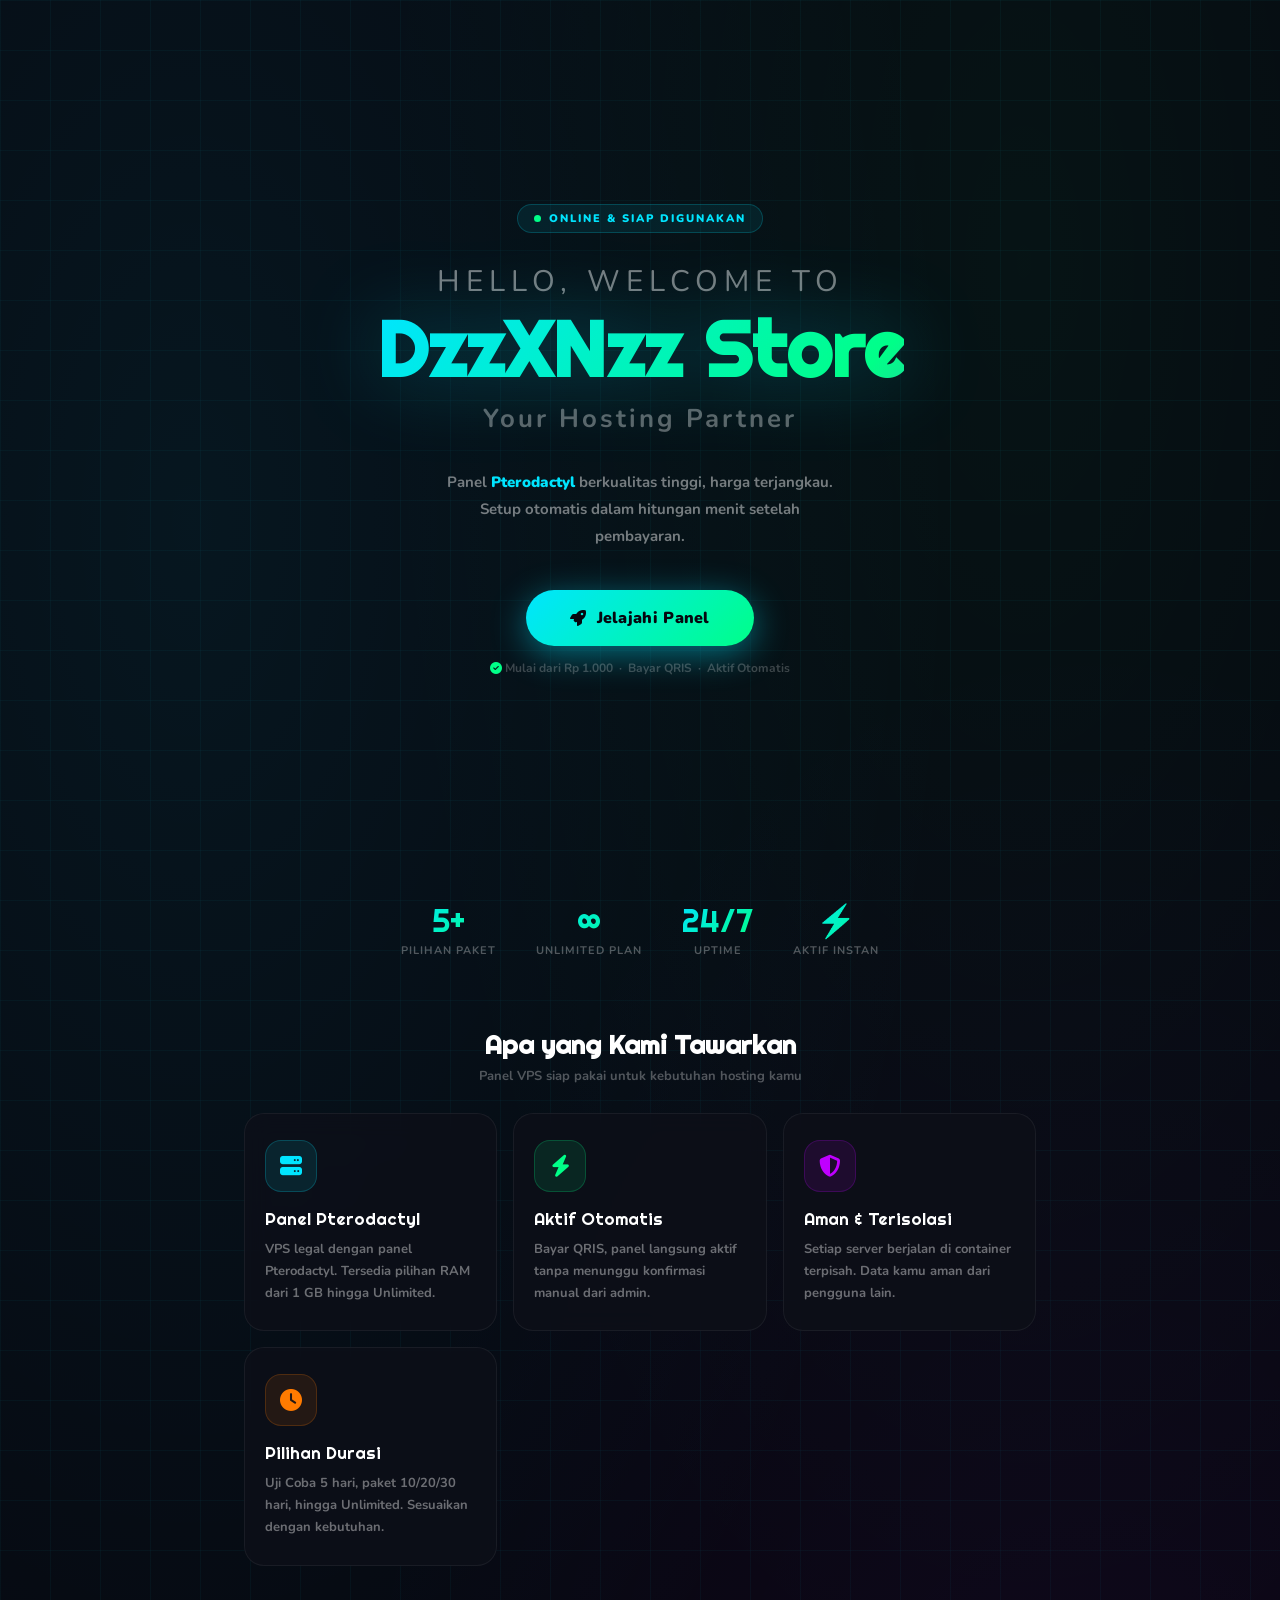
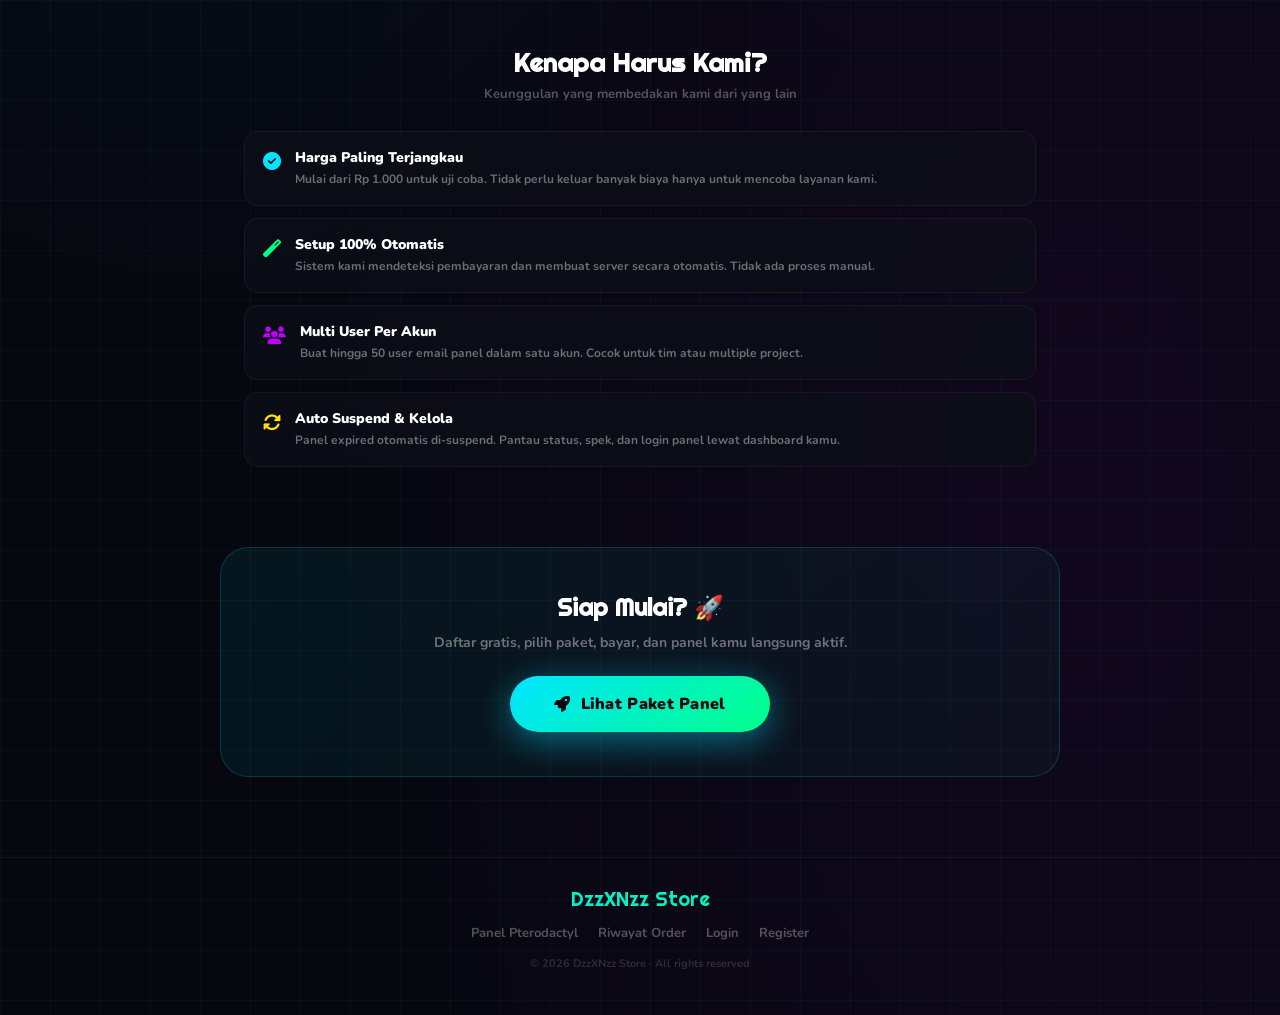
<file: index.html>
<!DOCTYPE html>
<html lang="id">
<head>
    <meta charset="UTF-8">
    <meta name="viewport" content="width=device-width, initial-scale=1.0, maximum-scale=1.0">
    <title>DzzXNzz Store — Panel Pterodactyl</title>
    <link href="https://fonts.googleapis.com/css2?family=Nunito:wght@400;600;700;800;900&family=Righteous&display=swap" rel="stylesheet">
    <link href="https://cdnjs.cloudflare.com/ajax/libs/font-awesome/6.5.0/css/all.min.css" rel="stylesheet">
    <style>
        @keyframes fadeUp  { from{opacity:0;transform:translateY(30px)} to{opacity:1;transform:translateY(0)} }
        @keyframes float   { 0%,100%{transform:translateY(0)} 50%{transform:translateY(-10px)} }
        @keyframes rainbow { 0%{background-position:0% 50%} 50%{background-position:100% 50%} 100%{background-position:0% 50%} }
        @keyframes shimmer { 0%{background-position:-200%} 100%{background-position:200%} }
        @keyframes glowDot { 0%,100%{box-shadow:0 0 6px #00ff88} 50%{box-shadow:0 0 16px #00ff88,0 0 30px #00ff88} }

        * { margin:0; padding:0; box-sizing:border-box; }
        body {
            font-family: 'Nunito', sans-serif; background: #06070f; color: #fff;
            overflow-x: hidden; min-height: 100vh;
            background-image:
                radial-gradient(ellipse at 15% 20%, rgba(0,229,255,0.07) 0%, transparent 50%),
                radial-gradient(ellipse at 85% 80%, rgba(191,0,255,0.06) 0%, transparent 50%),
                radial-gradient(ellipse at 80% 10%, rgba(0,255,136,0.05) 0%, transparent 45%),
                linear-gradient(rgba(0,229,255,0.04) 1px, transparent 1px),
                linear-gradient(90deg, rgba(0,229,255,0.04) 1px, transparent 1px);
            background-size: 100% 100%, 100% 100%, 100% 100%, 50px 50px, 50px 50px;
        }

        /* HERO */
        .hero { min-height: 100vh; display: flex; flex-direction: column; align-items: center; justify-content: center; text-align: center; padding: 40px 24px 60px; }

        .hero-badge { display:inline-flex; align-items:center; gap:8px; background:rgba(0,229,255,0.08); border:1px solid rgba(0,229,255,0.2); color:#00e5ff; font-size:11px; font-weight:900; padding:6px 16px; border-radius:30px; letter-spacing:2px; text-transform:uppercase; margin-bottom:32px; animation:fadeUp 0.7s ease both; }
        .hero-badge .dot { width:7px; height:7px; border-radius:50%; background:#00ff88; animation:glowDot 2s ease-in-out infinite; }

        .hero-title { font-family:'Righteous',cursive; font-size:clamp(38px,11vw,78px); line-height:1.1; margin-bottom:8px; animation:fadeUp 0.7s 0.1s ease both; }
        .hero-title .hello { display:block; color:rgba(255,255,255,0.45); font-size:0.38em; font-weight:400; letter-spacing:6px; text-transform:uppercase; margin-bottom:10px; font-family:'Nunito',sans-serif; }
        .hero-title .brand { display:block; background:linear-gradient(135deg,#00e5ff 0%,#00ff88 30%,#bf00ff 60%,#ff4de4 80%,#00e5ff 100%); background-size:300% 300%; -webkit-background-clip:text; -webkit-text-fill-color:transparent; animation:rainbow 5s ease infinite; filter:drop-shadow(0 0 40px rgba(0,229,255,0.3)); }
        .hero-title .tagline { display:block; font-size:0.33em; color:rgba(255,255,255,0.35); font-family:'Nunito',sans-serif; font-weight:700; letter-spacing:3px; margin-top:12px; }

        .hero-desc { font-size:15px; color:rgba(255,255,255,0.45); font-weight:700; max-width:400px; line-height:1.8; margin:28px auto 40px; animation:fadeUp 0.7s 0.2s ease both; }
        .hero-desc strong { color:#00e5ff; font-weight:900; }

        .hero-actions { display:flex; flex-direction:column; align-items:center; gap:14px; animation:fadeUp 0.7s 0.3s ease both; }
        .btn-primary { display:inline-flex; align-items:center; gap:10px; padding:17px 44px; background:linear-gradient(135deg,#00e5ff,#00ff88); border:none; border-radius:50px; color:#06070f; font-family:'Nunito',sans-serif; font-size:16px; font-weight:900; cursor:pointer; text-decoration:none; letter-spacing:0.3px; box-shadow:0 8px 35px rgba(0,229,255,0.45); transition:0.25s; animation:float 3.5s ease-in-out infinite; }
        .btn-primary:hover { transform:scale(1.06) translateY(-3px); box-shadow:0 14px 50px rgba(0,229,255,0.65); }
        .hero-note { font-size:12px; color:rgba(255,255,255,0.22); font-weight:700; }
        .hero-note i { color:#00ff88; }

        /* STATS */
        .stats { display:flex; justify-content:center; gap:40px; flex-wrap:wrap; max-width:600px; margin:0 auto 70px; padding:0 24px; animation:fadeUp 0.7s 0.4s ease both; }
        .stat-item { text-align:center; }
        .stat-num { font-family:'Righteous',cursive; font-size:32px; background:linear-gradient(135deg,#00e5ff,#00ff88); -webkit-background-clip:text; -webkit-text-fill-color:transparent; }
        .stat-label { font-size:11px; color:rgba(255,255,255,0.3); font-weight:700; text-transform:uppercase; letter-spacing:1px; margin-top:2px; }

        /* SECTION */
        .section { padding:0 24px 80px; max-width:840px; margin:0 auto; }
        .section-title { text-align:center; font-family:'Righteous',cursive; font-size:26px; color:#fff; margin-bottom:6px; }
        .section-sub { text-align:center; font-size:13px; color:rgba(255,255,255,0.3); font-weight:700; margin-bottom:28px; }

        /* FEATURES */
        .features-grid { display:grid; grid-template-columns:repeat(auto-fit,minmax(230px,1fr)); gap:16px; }
        .feat-card { background:rgba(13,15,25,0.88); backdrop-filter:blur(12px); border-radius:20px; padding:26px 20px; border:1px solid rgba(255,255,255,0.06); transition:0.3s; animation:fadeUp 0.6s ease both; position:relative; overflow:hidden; }
        .feat-card::before { content:''; position:absolute; top:0; left:0; right:0; height:2px; background:linear-gradient(90deg,#00e5ff,#00ff88,#bf00ff); background-size:200% 100%; animation:shimmer 3s linear infinite; opacity:0; transition:0.3s; }
        .feat-card:hover { border-color:rgba(0,229,255,0.25); transform:translateY(-6px); box-shadow:0 20px 50px rgba(0,229,255,0.08); }
        .feat-card:hover::before { opacity:1; }
        .feat-icon { width:52px; height:52px; border-radius:16px; display:flex; align-items:center; justify-content:center; font-size:22px; margin-bottom:16px; }
        .ic-cyan   { background:rgba(0,229,255,0.1); color:#00e5ff; border:1px solid rgba(0,229,255,0.2); }
        .ic-green  { background:rgba(0,255,136,0.1); color:#00ff88; border:1px solid rgba(0,255,136,0.2); }
        .ic-purple { background:rgba(191,0,255,0.1); color:#bf00ff; border:1px solid rgba(191,0,255,0.2); }
        .ic-orange { background:rgba(255,123,0,0.1); color:#ff7b00; border:1px solid rgba(255,123,0,0.2); }
        .feat-title { font-family:'Righteous',cursive; font-size:17px; color:#fff; margin-bottom:8px; }
        .feat-desc  { font-size:13px; color:rgba(255,255,255,0.4); font-weight:700; line-height:1.7; }

        /* WHY */
        .why-list { display:flex; flex-direction:column; gap:12px; }
        .why-item { display:flex; align-items:flex-start; gap:14px; background:rgba(13,15,25,0.7); border-radius:14px; padding:16px 18px; border:1px solid rgba(255,255,255,0.05); transition:0.2s; animation:fadeUp 0.6s ease both; }
        .why-item:hover { border-color:rgba(0,229,255,0.2); }
        .why-icon { font-size:18px; margin-top:2px; flex-shrink:0; }
        .why-title { font-size:14px; font-weight:900; color:#fff; margin-bottom:3px; }
        .why-text  { font-size:12px; color:rgba(255,255,255,0.4); font-weight:700; line-height:1.6; }

        /* CTA */
        .cta-box { margin:0 24px 80px; max-width:840px; margin-left:auto; margin-right:auto; padding:44px 28px; background:linear-gradient(135deg,rgba(0,229,255,0.07),rgba(0,255,136,0.04)); border:1px solid rgba(0,229,255,0.18); border-radius:28px; text-align:center; animation:fadeUp 0.6s ease both; }
        .cta-box h2 { font-family:'Righteous',cursive; font-size:24px; margin-bottom:10px; }
        .cta-box p  { font-size:14px; color:rgba(255,255,255,0.4); font-weight:700; margin-bottom:24px; }

        /* FOOTER */
        .footer { text-align:center; padding:28px 24px 44px; border-top:1px solid rgba(255,255,255,0.05); }
        .footer-brand { font-family:'Righteous',cursive; font-size:20px; background:linear-gradient(90deg,#00e5ff,#00ff88); -webkit-background-clip:text; -webkit-text-fill-color:transparent; margin-bottom:12px; }
        .footer-links { display:flex; justify-content:center; gap:20px; margin-bottom:14px; flex-wrap:wrap; }
        .footer-links a { font-size:13px; color:rgba(255,255,255,0.3); font-weight:700; text-decoration:none; transition:0.2s; }
        .footer-links a:hover { color:#00e5ff; }
        .footer-copy { font-size:11px; color:rgba(255,255,255,0.15); font-weight:700; }

        @media(max-width:500px){ .features-grid{grid-template-columns:1fr} .stats{gap:24px} }
    </style>
</head>
<body>

<section class="hero">
    <div class="hero-badge"><div class="dot"></div> Online &amp; Siap Digunakan</div>
    <h1 class="hero-title">
        <span class="hello">Hello, Welcome to</span>
        <span class="brand">DzzXNzz Store</span>
        <span class="tagline">Your Hosting Partner</span>
    </h1>
    <p class="hero-desc">Panel <strong>Pterodactyl</strong> berkualitas tinggi, harga terjangkau. Setup otomatis dalam hitungan menit setelah pembayaran.</p>
    <div class="hero-actions">
        <a href="/panel" class="btn-primary"><i class="fas fa-rocket"></i> Jelajahi Panel</a>
        <span class="hero-note"><i class="fas fa-check-circle"></i> Mulai dari Rp 1.000 &nbsp;·&nbsp; Bayar QRIS &nbsp;·&nbsp; Aktif Otomatis</span>
    </div>
</section>

<div class="stats">
    <div class="stat-item"><div class="stat-num">5+</div><div class="stat-label">Pilihan Paket</div></div>
    <div class="stat-item"><div class="stat-num">∞</div><div class="stat-label">Unlimited Plan</div></div>
    <div class="stat-item"><div class="stat-num">24/7</div><div class="stat-label">Uptime</div></div>
    <div class="stat-item"><div class="stat-num">⚡</div><div class="stat-label">Aktif Instan</div></div>
</div>

<section class="section">
    <h2 class="section-title">Apa yang Kami Tawarkan</h2>
    <p class="section-sub">Panel VPS siap pakai untuk kebutuhan hosting kamu</p>
    <div class="features-grid">
        <div class="feat-card" style="animation-delay:0s"><div class="feat-icon ic-cyan"><i class="fas fa-server"></i></div><div class="feat-title">Panel Pterodactyl</div><div class="feat-desc">VPS legal dengan panel Pterodactyl. Tersedia pilihan RAM dari 1 GB hingga Unlimited.</div></div>
        <div class="feat-card" style="animation-delay:0.08s"><div class="feat-icon ic-green"><i class="fas fa-bolt"></i></div><div class="feat-title">Aktif Otomatis</div><div class="feat-desc">Bayar QRIS, panel langsung aktif tanpa menunggu konfirmasi manual dari admin.</div></div>
        <div class="feat-card" style="animation-delay:0.16s"><div class="feat-icon ic-purple"><i class="fas fa-shield-alt"></i></div><div class="feat-title">Aman &amp; Terisolasi</div><div class="feat-desc">Setiap server berjalan di container terpisah. Data kamu aman dari pengguna lain.</div></div>
        <div class="feat-card" style="animation-delay:0.24s"><div class="feat-icon ic-orange"><i class="fas fa-clock"></i></div><div class="feat-title">Pilihan Durasi</div><div class="feat-desc">Uji Coba 5 hari, paket 10/20/30 hari, hingga Unlimited. Sesuaikan dengan kebutuhan.</div></div>
    </div>
</section>

<section class="section" style="padding-top:0">
    <h2 class="section-title">Kenapa Harus Kami?</h2>
    <p class="section-sub">Keunggulan yang membedakan kami dari yang lain</p>
    <div class="why-list">
        <div class="why-item"><div class="why-icon" style="color:#00e5ff"><i class="fas fa-check-circle"></i></div><div><div class="why-title">Harga Paling Terjangkau</div><div class="why-text">Mulai dari Rp 1.000 untuk uji coba. Tidak perlu keluar banyak biaya hanya untuk mencoba layanan kami.</div></div></div>
        <div class="why-item"><div class="why-icon" style="color:#00ff88"><i class="fas fa-magic"></i></div><div><div class="why-title">Setup 100% Otomatis</div><div class="why-text">Sistem kami mendeteksi pembayaran dan membuat server secara otomatis. Tidak ada proses manual.</div></div></div>
        <div class="why-item"><div class="why-icon" style="color:#bf00ff"><i class="fas fa-users"></i></div><div><div class="why-title">Multi User Per Akun</div><div class="why-text">Buat hingga 50 user email panel dalam satu akun. Cocok untuk tim atau multiple project.</div></div></div>
        <div class="why-item"><div class="why-icon" style="color:#ffe000"><i class="fas fa-sync-alt"></i></div><div><div class="why-title">Auto Suspend &amp; Kelola</div><div class="why-text">Panel expired otomatis di-suspend. Pantau status, spek, dan login panel lewat dashboard kamu.</div></div></div>
    </div>
</section>

<div class="cta-box">
    <h2>Siap Mulai? 🚀</h2>
    <p>Daftar gratis, pilih paket, bayar, dan panel kamu langsung aktif.</p>
    <a href="/panel" class="btn-primary" style="animation:none;display:inline-flex"><i class="fas fa-rocket"></i> Lihat Paket Panel</a>
</div>

<footer class="footer">
    <div class="footer-brand">DzzXNzz Store</div>
    <div class="footer-links">
        <a href="/panel">Panel Pterodactyl</a>
        <a href="/riwayat">Riwayat Order</a>
        <a href="/login">Login</a>
        <a href="/register">Register</a>
    </div>
    <div class="footer-copy">© 2026 DzzXNzz Store · All rights reserved</div>
</footer>

</body>
</html>
</file>
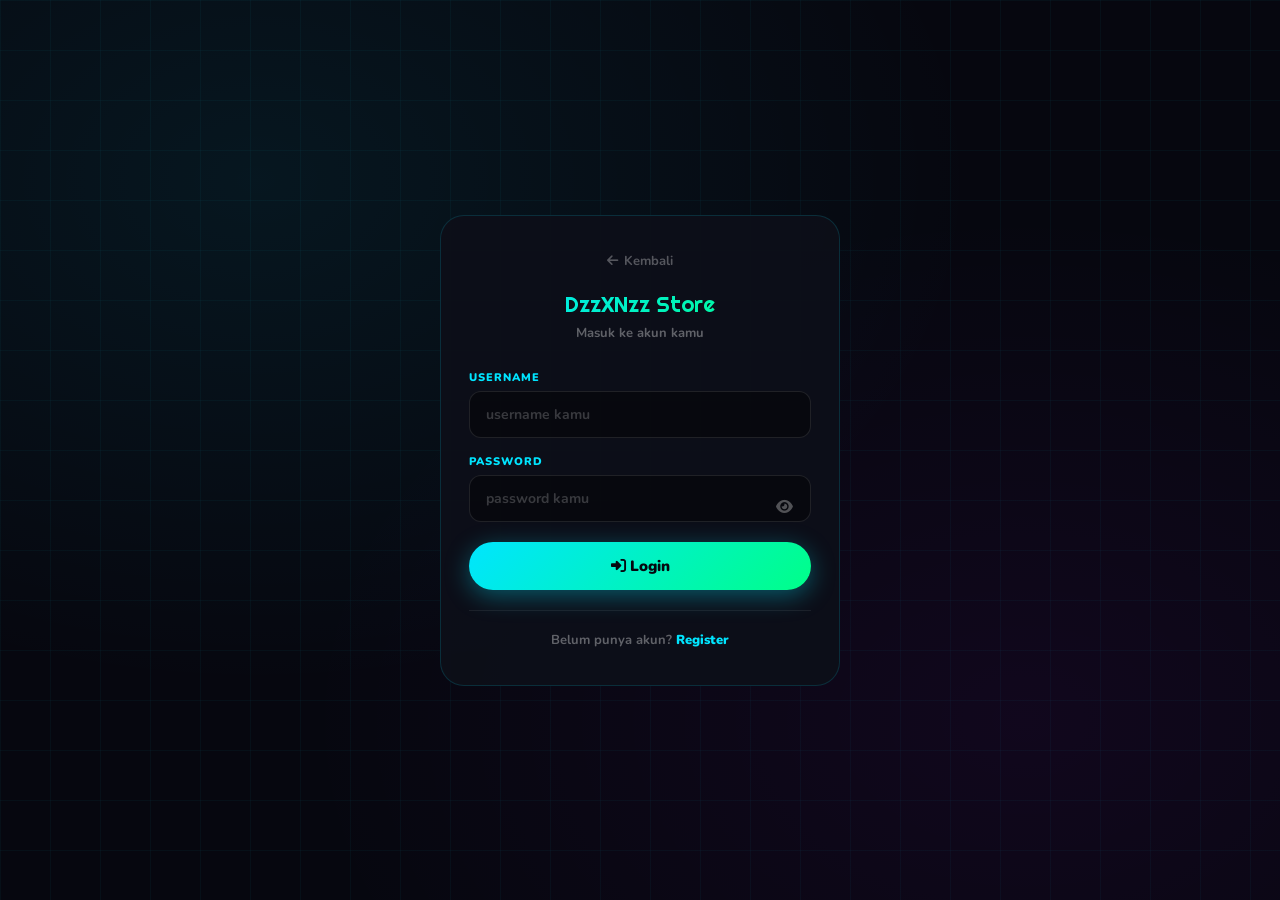
<file: login.html>
<!DOCTYPE html>
<html lang="id">
<head>
<meta charset="UTF-8">
<meta name="viewport" content="width=device-width,initial-scale=1,maximum-scale=1">
<title>Login — DzzXNzz Store</title>
<link href="https://fonts.googleapis.com/css2?family=Nunito:wght@400;600;700;800;900&family=Righteous&display=swap" rel="stylesheet">
<link href="https://cdnjs.cloudflare.com/ajax/libs/font-awesome/6.5.0/css/all.min.css" rel="stylesheet">
<style>
@keyframes fadeUp  { from{opacity:0;transform:translateY(24px)} to{opacity:1;transform:translateY(0)} }
@keyframes rainbow { 0%{background-position:0% 50%} 50%{background-position:100% 50%} 100%{background-position:0% 50%} }
@keyframes spin    { to{transform:rotate(360deg)} }
*{margin:0;padding:0;box-sizing:border-box}
body{font-family:'Nunito',sans-serif;background:#06070f;color:#fff;min-height:100vh;display:flex;align-items:center;justify-content:center;padding:24px;
  background-image:radial-gradient(ellipse at 20% 20%,rgba(0,229,255,0.07) 0%,transparent 50%),radial-gradient(ellipse at 80% 80%,rgba(191,0,255,0.06) 0%,transparent 50%),linear-gradient(rgba(0,229,255,0.04) 1px,transparent 1px),linear-gradient(90deg,rgba(0,229,255,0.04) 1px,transparent 1px);
  background-size:100% 100%,100% 100%,50px 50px,50px 50px}
.card{background:rgba(13,15,25,0.95);border:1px solid rgba(0,229,255,0.15);border-radius:24px;padding:36px 28px;width:100%;max-width:400px;animation:fadeUp 0.6s ease both}
.logo{font-family:'Righteous',cursive;font-size:22px;text-align:center;background:linear-gradient(135deg,#00e5ff,#00ff88);-webkit-background-clip:text;-webkit-text-fill-color:transparent;margin-bottom:6px}
.subtitle{text-align:center;font-size:13px;color:rgba(255,255,255,0.35);font-weight:700;margin-bottom:28px}
.lbl{font-size:11px;font-weight:900;color:#00e5ff;letter-spacing:1px;text-transform:uppercase;margin-bottom:6px;display:block}
.inp{width:100%;padding:13px 16px;background:rgba(0,0,0,0.4);border:1.5px solid rgba(255,255,255,0.1);border-radius:12px;color:#fff;font-family:'Nunito',sans-serif;font-size:14px;font-weight:700;outline:none;transition:0.2s;margin-bottom:16px}
.inp:focus{border-color:#00e5ff;box-shadow:0 0 14px rgba(0,229,255,0.15)}
.inp::placeholder{color:rgba(255,255,255,0.2)}
.inp-wrap{position:relative}
.inp-wrap .inp{padding-right:46px}
.eye{position:absolute;right:14px;top:50%;transform:translateY(-50%);background:none;border:none;color:rgba(255,255,255,0.3);cursor:pointer;font-size:15px;padding:4px}
.eye:hover{color:#00e5ff}
.btn{width:100%;padding:14px;background:linear-gradient(135deg,#00e5ff,#00ff88);border:none;border-radius:40px;color:#06070f;font-family:'Nunito',sans-serif;font-size:15px;font-weight:900;cursor:pointer;transition:0.25s;box-shadow:0 6px 24px rgba(0,229,255,0.35);margin-top:4px}
.btn:hover{transform:translateY(-2px);box-shadow:0 10px 32px rgba(0,229,255,0.5)}
.btn:disabled{opacity:0.6;cursor:not-allowed;transform:none}
.alert{border-radius:10px;padding:11px 14px;font-size:13px;font-weight:700;margin-bottom:16px;display:none;align-items:center;gap:8px}
.alert.show{display:flex}
.alert.err{background:rgba(255,0,0,0.08);border:1px solid rgba(255,0,0,0.2);color:#ff6688}
.alert.ok{background:rgba(0,255,136,0.08);border:1px solid rgba(0,255,136,0.2);color:#00ff88}
.foot{text-align:center;margin-top:20px;font-size:13px;color:rgba(255,255,255,0.35);font-weight:700}
.foot a{color:#00e5ff;text-decoration:none;font-weight:900}
.foot a:hover{text-decoration:underline}
.divider{height:1px;background:rgba(255,255,255,0.07);margin:20px 0}
.back{display:flex;align-items:center;justify-content:center;gap:6px;color:rgba(255,255,255,0.3);font-size:13px;font-weight:700;text-decoration:none;margin-bottom:20px;transition:0.2s}
.back:hover{color:#00e5ff}
.spinner{width:16px;height:16px;border:2px solid rgba(6,7,15,0.3);border-top-color:#06070f;border-radius:50%;animation:spin 0.7s linear infinite;display:inline-block;vertical-align:middle;margin-right:6px}
</style>
</head>
<body>
<div class="card">
  <a href="/" class="back"><i class="fas fa-arrow-left"></i> Kembali</a>
  <div class="logo">DzzXNzz Store</div>
  <div class="subtitle">Masuk ke akun kamu</div>

  <div class="alert err" id="alertErr"><i class="fas fa-exclamation-circle"></i><span id="alertErrTxt"></span></div>
  <div class="alert ok"  id="alertOk" ><i class="fas fa-check-circle"></i><span id="alertOkTxt"></span></div>

  <label class="lbl">Username</label>
  <input class="inp" id="username" type="text" placeholder="username kamu" autocomplete="username" autocapitalize="none">

  <label class="lbl">Password</label>
  <div class="inp-wrap">
    <input class="inp" id="password" type="password" placeholder="password kamu" autocomplete="current-password">
    <button class="eye" id="eyeBtn" tabindex="-1"><i class="fas fa-eye" id="eyeIcon"></i></button>
  </div>

  <button class="btn" id="loginBtn" onclick="doLogin()"><i class="fas fa-sign-in-alt"></i> Login</button>

  <div class="divider"></div>
  <div class="foot">Belum punya akun? <a href="/register">Register</a></div>
</div>

<script>
const Auth = {
  setSession(s) { localStorage.setItem('nyzz-session', JSON.stringify(s)); },
  isLoggedIn()  {
    try {
      const s = JSON.parse(localStorage.getItem('nyzz-session'));
      if (!s) return false;
      if (s.expires_at && Date.now()/1000 > s.expires_at) return false;
      return true;
    } catch { return false; }
  }
};

// Kalau sudah login, redirect
if (Auth.isLoggedIn()) window.location.href = '/panel';

// Toggle password
document.getElementById('eyeBtn').onclick = function() {
  var inp  = document.getElementById('password');
  var icon = document.getElementById('eyeIcon');
  if (inp.type === 'password') { inp.type = 'text'; icon.className = 'fas fa-eye-slash'; }
  else { inp.type = 'password'; icon.className = 'fas fa-eye'; }
};

// Enter key
document.getElementById('username').addEventListener('keydown', e => { if(e.key==='Enter') document.getElementById('password').focus(); });
document.getElementById('password').addEventListener('keydown', e => { if(e.key==='Enter') doLogin(); });

async function doLogin() {
  const btn      = document.getElementById('loginBtn');
  const username = document.getElementById('username').value.trim().toLowerCase();
  const password = document.getElementById('password').value;
  const errEl    = document.getElementById('alertErr');
  const errTxt   = document.getElementById('alertErrTxt');

  errEl.classList.remove('show');
  if (!username || !password) { errTxt.textContent = 'Username dan password wajib diisi'; errEl.classList.add('show'); return; }

  btn.disabled = true;
  btn.innerHTML = '<span class="spinner"></span> Masuk...';

  try {
    const r    = await fetch('/api/auth?action=login', { method:'POST', headers:{'Content-Type':'application/json'}, body: JSON.stringify({username, password}) });
    const data = await r.json();
    if (!r.ok) { errTxt.textContent = data.error || 'Login gagal'; errEl.classList.add('show'); btn.disabled=false; btn.innerHTML='<i class="fas fa-sign-in-alt"></i> Login'; return; }
    Auth.setSession(data.session);
    document.getElementById('alertOkTxt').textContent = 'Login berhasil! Mengalihkan...';
    document.getElementById('alertOk').classList.add('show');
    setTimeout(() => { window.location.href = '/panel'; }, 800);
  } catch(e) {
    errTxt.textContent = 'Gagal menghubungi server'; errEl.classList.add('show');
    btn.disabled=false; btn.innerHTML='<i class="fas fa-sign-in-alt"></i> Login';
  }
}
window.doLogin = doLogin;
</script>
</body>
</html>
</file>
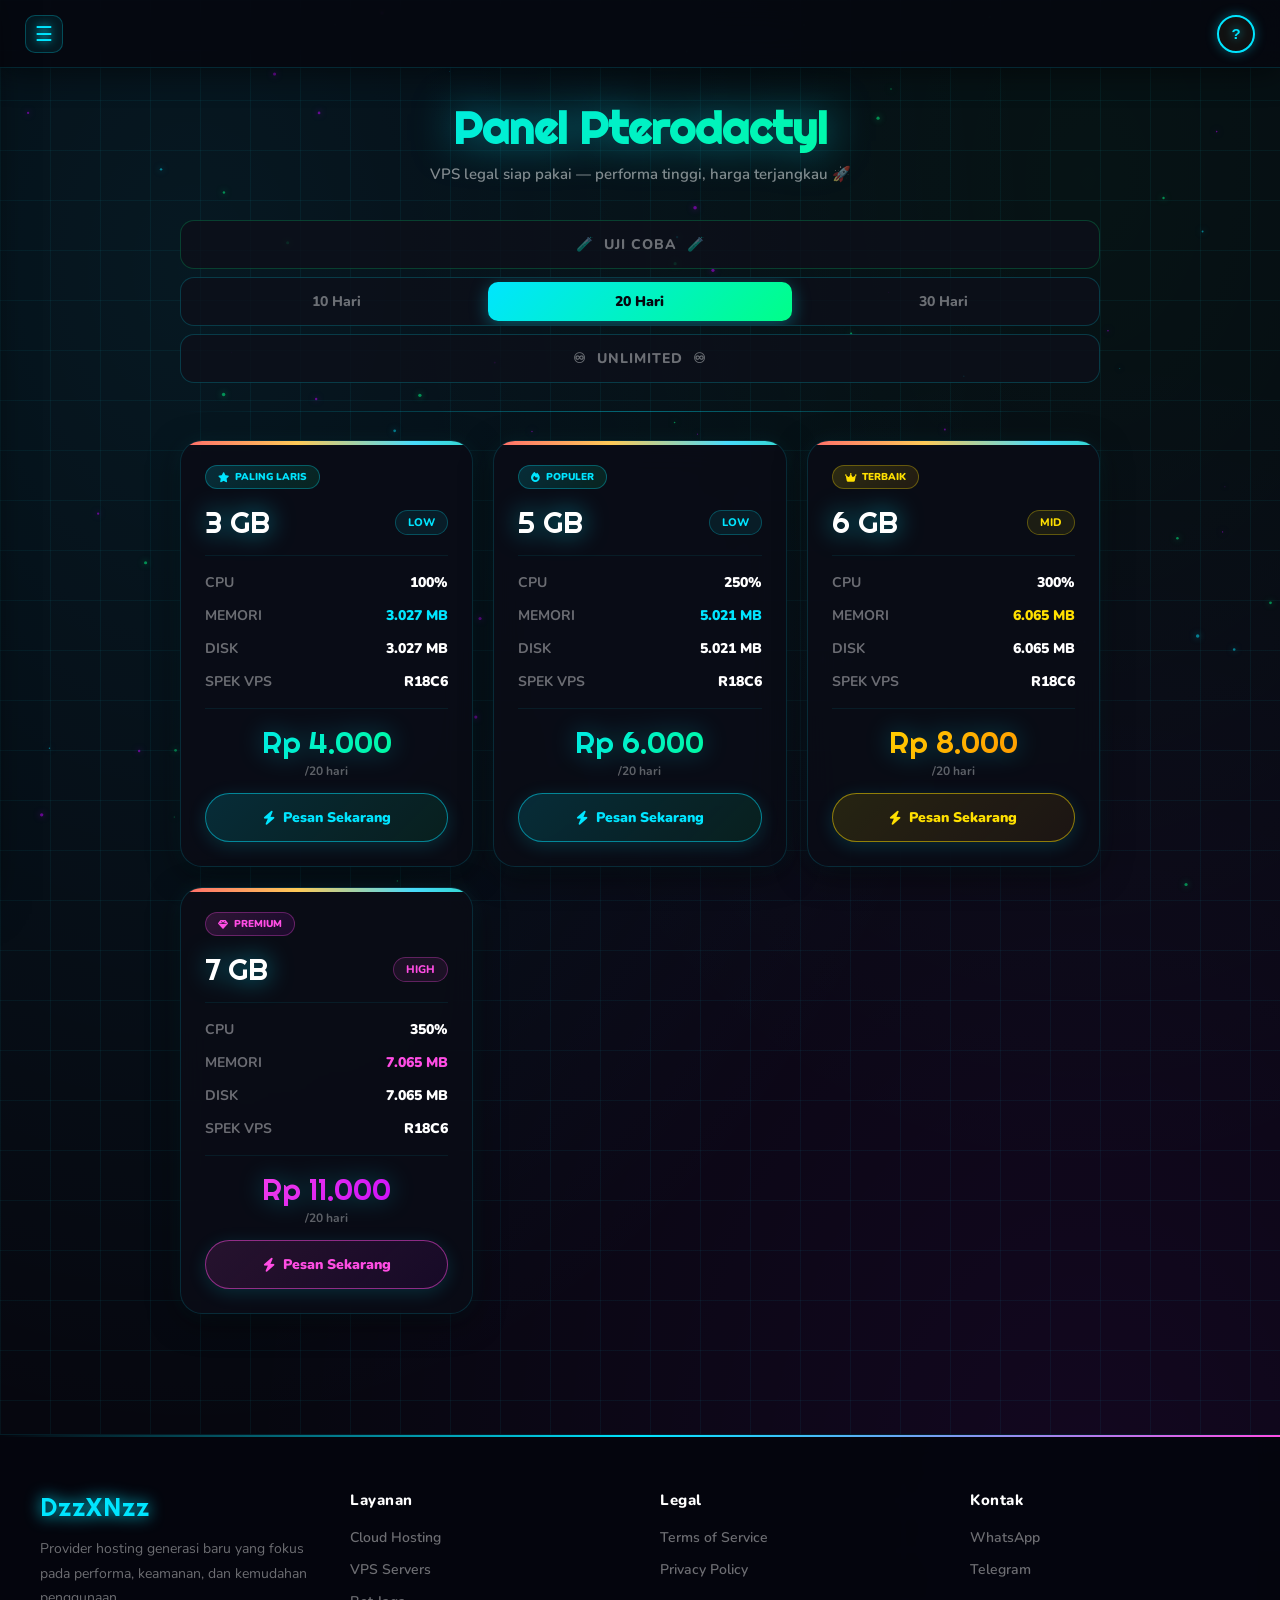
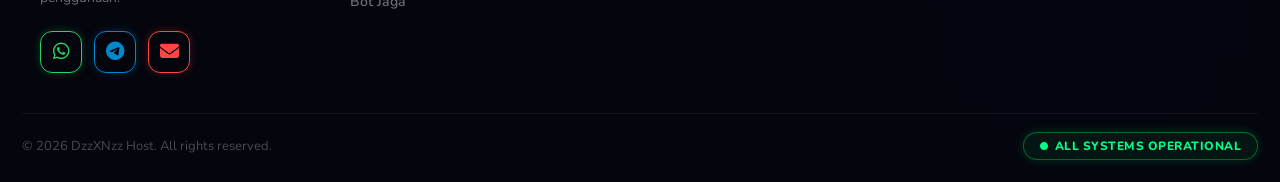
<file: panelptero.html>
<!DOCTYPE html>
<html lang="id">
<head>
    <meta charset="UTF-8">
    <meta name="viewport" content="width=device-width, initial-scale=1.0, maximum-scale=1.0, user-scalable=no">
    <title>Panel Pterodactyl - DzzXNzz</title>
    <link href="https://fonts.googleapis.com/css2?family=Nunito:wght@400;600;700;800;900&family=Righteous&display=swap" rel="stylesheet">
    <link rel="stylesheet" href="https://cdnjs.cloudflare.com/ajax/libs/font-awesome/6.5.0/css/all.min.css">
    <link rel="stylesheet" href="/style.css">
    <style>
        @keyframes fadeInUp    { from{opacity:0;transform:translateY(18px)} to{opacity:1;transform:translateY(0)} }
        @keyframes shineBar    { 0%{background-position:0%} 100%{background-position:200%} }
        @keyframes topRainbow  { 0%{background-position:0% 0%} 100%{background-position:100% 0%} }
        @keyframes sideRainbow { 0%{background-position:0% 0%} 100%{background-position:0% 100%} }
        @keyframes rainbowShift{ 0%{background-position:0% 50%} 50%{background-position:100% 50%} 100%{background-position:0% 50%} }
        @keyframes goldShimmer { 0%,100%{background-position:0% 50%} 50%{background-position:100% 50%} }
        @keyframes cardGlow    { 0%,100%{box-shadow:0 8px 30px rgba(0,0,0,0.5),0 0 20px rgba(0,229,255,0.08)} 50%{box-shadow:0 8px 30px rgba(0,0,0,0.5),0 0 35px rgba(0,229,255,0.18)} }
        @keyframes floatBadge  { 0%,100%{transform:translateY(0)} 50%{transform:translateY(-3px)} }

        .main-content { padding: 100px 20px 50px; max-width: 960px; margin: 0 auto; }
        .page-header  { text-align: center; margin-bottom: 36px; animation: fadeInUp 0.6s ease; }
        .rainbow-text {
            font-family: 'Righteous', cursive; font-size: 44px;
            background: linear-gradient(135deg, #00e5ff, #00ff88, #ff4de4, #ffe000);
            background-size: 300% 300%; -webkit-background-clip: text; -webkit-text-fill-color: transparent;
            filter: drop-shadow(0 0 20px rgba(0,229,255,0.5));
            margin-bottom: 8px; animation: rainbowShift 5s ease infinite;
        }
        .header-subtitle { font-size: 15px; color: rgba(255,255,255,0.5); font-weight: 600; }

        /* ===== TABS ===== */
        .duration-wrapper {
            display: flex; flex-direction: column; align-items: center;
            gap: 8px; margin-bottom: 28px; animation: fadeInUp 0.6s 0.1s ease both;
        }
        .duration-group {
            display: flex; gap: 0; background: rgba(13,15,25,0.8);
            border: 1px solid rgba(0,229,255,0.2); border-radius: 14px;
            overflow: hidden; padding: 4px; width: 100%;
        }
        .duration-btn {
            flex: 1; background: transparent; border: none; color: rgba(255,255,255,0.4);
            font-family: 'Nunito', sans-serif; font-size: 14px; font-weight: 800;
            padding: 10px 0; border-radius: 10px; cursor: pointer;
            transition: 0.25s; text-align: center;
        }
        .duration-btn:hover  { color: #00e5ff; background: rgba(0,229,255,0.08); }
        .duration-btn.active {
            background: linear-gradient(135deg, #00e5ff, #00ff88);
            color: #06070f; font-weight: 900;
            box-shadow: 0 4px 18px rgba(0,229,255,0.35);
        }
        /* Unlimited tab — baris ke-2, lebar penuh */
        .unlimited-row {
            width: 100%; background: rgba(13,15,25,0.8);
            border: 1px solid rgba(0,229,255,0.2); border-radius: 14px; padding: 4px;
        }
        .unlimited-tab {
            width: 100%; background: transparent; border: none;
            color: rgba(255,255,255,0.4); font-family: 'Nunito', sans-serif;
            font-size: 14px; font-weight: 800; padding: 10px 0;
            border-radius: 10px; cursor: pointer; transition: 0.25s;
            letter-spacing: 1px; text-align: center; display: block;
        }
        .unlimited-tab:hover { color: #bf7fff; background: rgba(123,0,255,0.08); }
        .unlimited-tab.active {
            background: linear-gradient(135deg, #7b00ff, #cc00ff, #ff00aa);
            color: #fff; font-weight: 900;
            box-shadow: 0 4px 22px rgba(180,0,255,0.5);
        }

        .divider {
            height: 1px;
            background: linear-gradient(90deg, transparent, rgba(0,229,255,0.4), transparent);
            margin: 0 0 28px;
        }

        /* ===== CARDS CONTAINER ===== */
        .cards-container {
            display: grid;
            grid-template-columns: repeat(auto-fit, minmax(260px, 1fr));
            gap: 20px;
        }
        /* ===== UJI COBA TAB ===== */
        .ujicoba-row {
            width: 100%; background: rgba(13,15,25,0.8);
            border: 1px solid rgba(0,255,136,0.2); border-radius: 14px; padding: 4px;
        }
        .ujicoba-tab {
            width: 100%; background: transparent; border: none;
            color: rgba(255,255,255,0.4); font-family: 'Nunito', sans-serif;
            font-size: 14px; font-weight: 800; padding: 10px 0;
            border-radius: 10px; cursor: pointer; transition: 0.25s;
            letter-spacing: 1px; text-align: center; display: block;
        }
        .ujicoba-tab:hover { color: #00ff88; background: rgba(0,255,136,0.08); }
        .ujicoba-tab.active {
            background: linear-gradient(135deg, #00ff88, #00e5ff);
            color: #06070f; font-weight: 900;
            box-shadow: 0 4px 22px rgba(0,255,136,0.4);
        }

        /* ===== UJI COBA CARD ===== */
        .ujicoba-card {
            position: relative; background: rgba(0,12,8,0.95);
            border-radius: 26px; padding: 32px 28px;
            border: 1px solid rgba(0,255,136,0.3);
            box-shadow: 0 0 50px rgba(0,255,136,0.12), 0 0 100px rgba(0,255,136,0.05), 0 20px 50px rgba(0,0,0,0.7);
            overflow: hidden; transition: 0.35s cubic-bezier(0.34,1.56,0.64,1);
            animation: fadeInUp 0.6s ease both;
        }
        .ujicoba-card::before {
            content: ''; position: absolute; top: 0; left: 0; right: 0; height: 4px;
            background: linear-gradient(90deg, #00ff88, #00e5ff, #00ff88);
            background-size: 200% 100%; animation: shineBar 2s linear infinite;
        }
        .ujicoba-card::after {
            content: ''; position: absolute;
            bottom: -60px; right: -60px;
            width: 180px; height: 180px; border-radius: 50%;
            background: radial-gradient(circle, rgba(0,255,136,0.08) 0%, transparent 70%);
            pointer-events: none;
        }
        .ujicoba-card:hover { transform: translateY(-8px) scale(1.01); border-color: rgba(0,255,136,0.6); box-shadow: 0 0 70px rgba(0,255,136,0.2), 0 25px 60px rgba(0,0,0,0.7); }
        .ujicoba-badge {
            display: inline-flex; align-items: center; gap: 8px;
            background: rgba(0,255,136,0.12); border: 1.5px solid rgba(0,255,136,0.4);
            color: #00ff88; font-size: 12px; font-weight: 900;
            padding: 6px 18px; border-radius: 30px; margin-bottom: 20px;
            letter-spacing: 1.5px; text-transform: uppercase;
            box-shadow: 0 0 15px rgba(0,255,136,0.2);
        }
        .ujicoba-card .card-badge {
            font-size: 42px !important;
        }
        .ujicoba-card .spec-list {
            margin: 16px 0; padding: 14px 0;
            border-top: 1px solid rgba(0,255,136,0.1);
            border-bottom: 1px solid rgba(0,255,136,0.1);
        }
        .ujicoba-card .spec-item {
            padding: 9px 0; font-size: 15px;
        }
        .ujicoba-card .spec-label { color: rgba(255,255,255,0.4); font-weight: 700; }
        .ujicoba-card .spec-value { color: #fff; font-weight: 900; font-size: 15px; }
        .ujicoba-card .price-wrap { margin: 20px 0 18px; }
        .ujicoba-card .price-tag  { font-size: 38px !important; }
        .ujicoba-card .price-sub  { font-size: 13px; }
        .btn-ujicoba {
            width: 100%; padding: 16px;
            background: linear-gradient(135deg, rgba(0,255,136,0.15), rgba(0,229,255,0.08));
            border: 2px solid rgba(0,255,136,0.5); border-radius: 50px; color: #00ff88;
            font-family: 'Nunito', sans-serif; font-size: 16px; font-weight: 900;
            cursor: pointer; transition: 0.25s; display: flex; align-items: center; justify-content: center; gap: 10px;
            box-shadow: 0 4px 20px rgba(0,255,136,0.2), inset 0 0 20px rgba(0,255,136,0.03);
            letter-spacing: 0.5px;
        }
        .btn-ujicoba:hover { background: linear-gradient(135deg,#00ff88,#00e5ff); color: #06070f; border-color: #00ff88; box-shadow: 0 8px 35px rgba(0,255,136,0.5); transform: translateY(-3px); }

        .cards-container.hidden  { display: none; }
        .unlimited-container { display: none; flex-direction: column; gap: 20px; width: 100%; }

        /* ===== POPUP 4 LANGKAH ===== */
        .popup-overlay { position:fixed; inset:0; background:rgba(0,0,0,0.88); backdrop-filter:blur(8px); z-index:9999; display:none; align-items:flex-end; justify-content:center; padding:0; }
        .popup-overlay.show { display:flex; }
        .popup-box { background:#0d0f19; border-radius:24px 24px 0 0; width:100%; max-width:480px; max-height:92vh; overflow-y:auto; border-top:1px solid rgba(0,229,255,0.2); border-left:1px solid rgba(0,229,255,0.1); border-right:1px solid rgba(0,229,255,0.1); animation:slideUp 0.35s cubic-bezier(0.34,1.56,0.64,1); }
        @keyframes slideUp { from{transform:translateY(100%);opacity:0} to{transform:translateY(0);opacity:1} }
        .popup-top { display:flex; align-items:center; justify-content:space-between; padding:18px 20px 0; }
        .popup-title { font-family:'Righteous',cursive; font-size:17px; color:#fff; }
        .popup-close { background:rgba(255,255,255,0.08); border:none; color:rgba(255,255,255,0.5); width:30px; height:30px; border-radius:50%; cursor:pointer; font-size:14px; display:flex; align-items:center; justify-content:center; transition:0.2s; }
        .popup-close:hover { background:rgba(255,0,0,0.2); color:#ff6688; }

        /* Steps */
        .popup-steps { display:flex; align-items:center; padding:14px 20px; }
        .sc { width:26px; height:26px; border-radius:50%; background:rgba(255,255,255,0.08); border:2px solid rgba(255,255,255,0.15); color:rgba(255,255,255,0.3); font-size:11px; font-weight:900; display:flex; align-items:center; justify-content:center; transition:0.3s; flex-shrink:0; }
        .sc.active { background:#00e5ff; border-color:#00e5ff; color:#06070f; }
        .sc.done   { background:#00ff88; border-color:#00ff88; color:#06070f; }
        .sl { flex:1; height:2px; background:rgba(255,255,255,0.1); margin:0 4px; transition:0.3s; }
        .sl.done { background:#00ff88; }
        .sc-wrap { display:flex; flex-direction:column; align-items:center; gap:4px; flex-shrink:0; }
        .sc-lbl { font-size:9px; color:rgba(255,255,255,0.3); font-weight:800; white-space:nowrap; }

        /* Content */
        .popup-content { padding:4px 20px 24px; }
        .popup-step { display:none; }
        .popup-step.active { display:block; }

        .prow { display:flex; justify-content:space-between; align-items:center; padding:9px 0; border-bottom:1px solid rgba(255,255,255,0.05); font-size:13px; }
        .prow:last-child { border:none; }
        .prow-lbl { color:rgba(255,255,255,0.4); font-weight:700; }
        .prow-val { color:#fff; font-weight:900; }
        .prow-val.c { color:#00e5ff; }

        .plabel { font-size:11px; font-weight:900; color:#00e5ff; letter-spacing:1px; text-transform:uppercase; margin:14px 0 6px; display:block; }
        .pinput { width:100%; padding:12px 14px; background:rgba(0,0,0,0.4); border:1.5px solid rgba(255,255,255,0.1); border-radius:10px; color:#fff; font-family:'Nunito',sans-serif; font-size:14px; font-weight:700; outline:none; transition:0.2s; }
        .pinput:focus { border-color:#00e5ff; box-shadow:0 0 12px rgba(0,229,255,0.15); }
        .pinput::placeholder { color:rgba(255,255,255,0.2); }
        .pselect { width:100%; padding:12px 14px; background:rgba(0,0,0,0.4); border:1.5px solid rgba(255,255,255,0.1); border-radius:10px; color:#fff; font-family:'Nunito',sans-serif; font-size:14px; font-weight:700; outline:none; transition:0.2s; appearance:none; }
        .pselect:focus { border-color:#00e5ff; }
        .add-user-link { display:inline-flex; align-items:center; gap:6px; color:#00e5ff; font-size:12px; font-weight:900; background:rgba(0,229,255,0.08); border:1px solid rgba(0,229,255,0.25); border-radius:20px; padding:5px 12px; cursor:pointer; margin-top:8px; transition:0.2s; text-decoration:none; }
        .add-user-link:hover { background:rgba(0,229,255,0.15); }
        .phint { font-size:11px; color:rgba(255,255,255,0.25); font-weight:700; margin-top:4px; }

        .palert { border-radius:8px; padding:9px 12px; font-size:12px; font-weight:700; margin-bottom:10px; display:none; align-items:center; gap:8px; }
        .palert.show { display:flex; }
        .palert.err  { background:rgba(255,0,0,0.08); border:1px solid rgba(255,0,0,0.2); color:#ff6688; }

        .konfirm-sec { margin-bottom:12px; }
        .konfirm-title { font-size:10px; font-weight:900; color:rgba(255,255,255,0.35); text-transform:uppercase; letter-spacing:1px; margin-bottom:6px; }
        .konfirm-box { background:rgba(0,0,0,0.3); border:1px solid rgba(255,255,255,0.07); border-radius:10px; padding:10px 12px; }

        .metode-btn { width:100%; padding:14px; background:rgba(0,229,255,0.08); border:1.5px solid rgba(0,229,255,0.3); border-radius:12px; color:#00e5ff; font-family:'Nunito',sans-serif; font-size:14px; font-weight:900; cursor:pointer; transition:0.2s; display:flex; align-items:center; gap:12px; margin-bottom:10px; }
        .metode-btn:hover { background:rgba(0,229,255,0.15); }

        .pnav { display:flex; gap:10px; margin-top:18px; }
        .btn-prev { flex:1; padding:13px; background:rgba(255,255,255,0.06); border:1px solid rgba(255,255,255,0.1); border-radius:40px; color:rgba(255,255,255,0.5); font-family:'Nunito',sans-serif; font-size:14px; font-weight:900; cursor:pointer; transition:0.2s; }
        .btn-next { flex:2; padding:13px; background:linear-gradient(135deg,#00e5ff,#00ff88); border:none; border-radius:40px; color:#06070f; font-family:'Nunito',sans-serif; font-size:14px; font-weight:900; cursor:pointer; transition:0.2s; box-shadow:0 4px 20px rgba(0,229,255,0.3); }
        .btn-next:hover { transform:translateY(-2px); box-shadow:0 8px 28px rgba(0,229,255,0.4); }
        .btn-next:disabled { opacity:0.5; cursor:not-allowed; transform:none; }

        /* Auth required popup */
        .auth-required { text-align:center; padding:20px 0 10px; }
        .auth-required i { font-size:36px; color:rgba(255,100,0,0.6); margin-bottom:12px; display:block; }
        .auth-required h3 { font-size:17px; color:#fff; margin-bottom:8px; }
        .auth-required p { font-size:13px; color:rgba(255,255,255,0.4); font-weight:700; margin-bottom:18px; }
        .auth-btns { display:flex; gap:10px; }
        .auth-btns a { flex:1; padding:13px; border-radius:40px; font-family:'Nunito',sans-serif; font-size:14px; font-weight:900; text-align:center; text-decoration:none; cursor:pointer; transition:0.2s; }
        .auth-btns .btn-reg { background:linear-gradient(135deg,#00e5ff,#00ff88); color:#06070f; border:none; }
        .auth-btns .btn-log { background:transparent; border:1.5px solid rgba(0,229,255,0.4); color:#00e5ff; }

        .unlimited-container { display: none; flex-direction: column; gap: 20px; width: 100%; }

        /* ===== 10 HARI — LOW QUALITY CARDS ===== */
        @keyframes urgentPulse { 0%,100%{opacity:1} 50%{opacity:0.5} }
        @keyframes stockBlink  { 0%,100%{border-color:rgba(255,85,0,0.5)} 50%{border-color:rgba(255,85,0,0.15)} }

        .low-card {
            position: relative; background: rgba(10,8,6,0.92);
            border-radius: 18px; padding: 22px;
            border: 1px solid rgba(255,85,0,0.2);
            box-shadow: 0 4px 20px rgba(0,0,0,0.5), 0 0 15px rgba(255,85,0,0.05);
            overflow: hidden; transition: 0.3s;
            animation: fadeInUp 0.6s ease both, stockBlink 2.5s ease-in-out infinite;
        }
        .low-card::before {
            content: 'TERBATAS'; position: absolute; top: 14px; right: -22px;
            background: linear-gradient(135deg, #ff5500, #ff8800);
            color: #fff; font-size: 9px; font-weight: 900;
            padding: 3px 28px; letter-spacing: 1px; transform: rotate(35deg);
        }
        .low-card::after {
            content: ''; position: absolute; top: 0; left: 0; right: 0; height: 3px;
            background: linear-gradient(90deg, #ff5500, #ffaa00, #ff5500);
            background-size: 200% 100%; animation: shineBar 2s linear infinite;
        }
        .low-card:hover { transform: translateY(-4px); border-color: rgba(255,85,0,0.4); }
        .low-stock-badge { display:inline-flex; align-items:center; gap:6px; background:rgba(255,85,0,0.1); border:1px solid rgba(255,85,0,0.3); color:#ff7733; font-size:10px; font-weight:900; padding:4px 12px; border-radius:20px; margin-bottom:14px; text-transform:uppercase; }
        .low-stock-badge i { animation: urgentPulse 1s infinite; font-size:8px; }
        .low-card .card-header { display:flex; align-items:center; justify-content:space-between; margin-bottom:12px; }
        .low-card .card-badge  { font-family:'Righteous',cursive; font-size:28px; color:#fff; }
        .low-card .card-tier   { font-size:10px; color:#ff7733; background:rgba(255,85,0,0.08); padding:3px 10px; border-radius:20px; border:1px solid rgba(255,85,0,0.25); font-weight:800; }
        .low-card .spec-list   { margin:10px 0; padding:10px 0; border-top:1px solid rgba(255,255,255,0.05); border-bottom:1px solid rgba(255,255,255,0.05); }
        .low-card .spec-item   { display:flex; justify-content:space-between; font-size:13px; padding:5px 0; }
        .low-card .spec-label  { color:rgba(255,255,255,0.35); font-weight:700; }
        .low-card .spec-value  { color:rgba(255,255,255,0.75); font-weight:900; }
        .low-stock-bar { margin:10px 0; }
        .low-stock-label { font-size:10px; font-weight:800; color:rgba(255,255,255,0.3); display:flex; justify-content:space-between; margin-bottom:5px; }
        .low-stock-label span:last-child { color:#ff7733; }
        .low-stock-track { height:4px; background:rgba(255,255,255,0.07); border-radius:4px; overflow:hidden; }
        .low-stock-fill  { height:100%; background:linear-gradient(90deg,#ff5500,#ffaa00); border-radius:4px; }
        .low-price-wrap  { text-align:center; margin:14px 0 12px; }
        .low-price-old   { font-size:13px; color:rgba(255,255,255,0.28); text-decoration:line-through; font-family:'Nunito',sans-serif; font-weight:700; display:block; margin-bottom:2px; }
        .low-price-new   { font-family:'Righteous',cursive; font-size:26px; color:#ff8833; filter:drop-shadow(0 0 8px rgba(255,136,0,0.4)); display:block; }
        .low-price-new span { font-size:12px; color:rgba(255,255,255,0.35); font-family:'Nunito',sans-serif; font-weight:700; }
        .btn-pesan-low {
            width:100%; padding:13px; background:linear-gradient(135deg,rgba(255,85,0,0.15),rgba(255,136,0,0.1));
            border:1.5px solid rgba(255,85,0,0.35); border-radius:40px; color:#ff8833;
            font-family:'Nunito',sans-serif; font-size:14px; font-weight:900; cursor:pointer; transition:0.25s;
            display:flex; align-items:center; justify-content:center; gap:8px;
        }
        .btn-pesan-low:hover { background:linear-gradient(135deg,#ff5500,#ff8800); color:#fff; border-color:#ff5500; box-shadow:0 0 25px rgba(255,85,0,0.4); transform:translateY(-2px); }

        /* ===== 20 HARI — STANDARD CARDS ===== */
        .panel-card {
            position: relative; background: rgba(10,12,22,0.92);
            backdrop-filter: blur(16px); border-radius: 22px; padding: 24px;
            border: 1px solid rgba(0,229,255,0.15);
            box-shadow: 0 8px 30px rgba(0,0,0,0.5), 0 0 20px rgba(0,229,255,0.08);
            overflow: hidden; transition: 0.35s cubic-bezier(0.34,1.56,0.64,1);
            animation: fadeInUp 0.6s ease both, cardGlow 3s ease-in-out infinite;
        }
        .panel-card::before {
            content: ''; position: absolute; top: 0; left: 0; width: 100%; height: 4px;
            background: linear-gradient(90deg, #ff6b6b, #feca57, #48dbfb, #1dd1a1, #f368e0, #ff6b6b);
            background-size: 200% 100%; animation: topRainbow 3s linear infinite;
            border-radius: 22px 22px 0 0;
        }
        .panel-card:hover { transform: translateY(-8px) scale(1.01); border-color: rgba(0,229,255,0.4); box-shadow: 0 20px 50px rgba(0,229,255,0.2); }
        .card-popular-badge { display:inline-flex; align-items:center; gap:6px; background:linear-gradient(135deg,rgba(0,229,255,0.15),rgba(0,255,136,0.1)); border:1px solid rgba(0,229,255,0.3); color:#00e5ff; font-size:10px; font-weight:900; padding:4px 12px; border-radius:20px; margin-bottom:14px; text-transform:uppercase; animation:floatBadge 2.5s ease-in-out infinite; }
        .card-popular-badge.hot  { background:linear-gradient(135deg,rgba(255,224,0,0.15),rgba(255,170,0,0.1)); border-color:rgba(255,224,0,0.3); color:#ffe000; }
        .card-popular-badge.best { background:linear-gradient(135deg,rgba(255,77,228,0.15),rgba(191,0,255,0.1)); border-color:rgba(255,77,228,0.3); color:#ff4de4; }
        .card-header  { display:flex; align-items:center; justify-content:space-between; margin-bottom:14px; }
        .card-badge   { font-family:'Righteous',cursive; font-size:30px; color:#fff; filter:drop-shadow(0 0 12px rgba(0,229,255,0.6)); }
        .card-tier    { font-size:11px; color:#00e5ff; background:rgba(0,229,255,0.08); padding:4px 12px; border-radius:20px; border:1px solid rgba(0,229,255,0.25); font-weight:800; }
        .card-tier.tier-mid  { color:#ffe000; border-color:rgba(255,224,0,0.3); background:rgba(255,224,0,0.08); }
        .card-tier.tier-high { color:#ff4de4; border-color:rgba(255,77,228,0.3); background:rgba(255,77,228,0.08); }
        .spec-list  { margin:12px 0; padding:10px 0; border-top:1px solid rgba(0,229,255,0.08); border-bottom:1px solid rgba(0,229,255,0.08); }
        .spec-item  { display:flex; justify-content:space-between; align-items:center; font-size:14px; padding:7px 0; }
        .spec-label { color:rgba(255,255,255,0.4); font-weight:700; }
        .spec-value { color:#fff; font-weight:900; }
        .spec-item.ram-row .spec-value { color:#00e5ff; }
        .spec-item.tier-mid  .spec-value { color:#ffe000; }
        .spec-item.tier-high .spec-value { color:#ff4de4; }
        .price-wrap { text-align:center; margin:14px 0; }
        .price-tag  { font-family:'Righteous',cursive; font-size:30px; background:linear-gradient(135deg,#00e5ff,#00ff88); -webkit-background-clip:text; -webkit-text-fill-color:transparent; filter:drop-shadow(0 0 12px rgba(0,229,255,0.35)); display:block; }
        .price-tag.mid-price  { background:linear-gradient(135deg,#ffe000,#ff8800); -webkit-background-clip:text; -webkit-text-fill-color:transparent; }
        .price-tag.high-price { background:linear-gradient(135deg,#ff4de4,#bf00ff); -webkit-background-clip:text; -webkit-text-fill-color:transparent; }
        .price-sub  { font-size:12px; color:rgba(255,255,255,0.35); font-family:'Nunito',sans-serif; font-weight:700; display:block; margin-top:2px; }
        .btn-pesan  { width:100%; padding:14px; background:linear-gradient(135deg,rgba(0,229,255,0.15),rgba(0,255,136,0.08)); border:1.5px solid rgba(0,229,255,0.5); border-radius:40px; color:#00e5ff; font-family:'Nunito',sans-serif; font-size:14px; font-weight:900; cursor:pointer; transition:0.25s; display:flex; align-items:center; justify-content:center; gap:8px; box-shadow:0 4px 18px rgba(0,229,255,0.15); }
        .btn-pesan.btn-mid  { border-color:rgba(255,224,0,0.5); color:#ffe000; background:linear-gradient(135deg,rgba(255,224,0,0.12),rgba(255,136,0,0.08)); }
        .btn-pesan.btn-high { border-color:rgba(255,77,228,0.5); color:#ff4de4; background:linear-gradient(135deg,rgba(255,77,228,0.12),rgba(191,0,255,0.08)); }
        .btn-pesan:hover      { background:linear-gradient(135deg,#00e5ff,#00ff88); color:#06070f; border-color:#00e5ff; box-shadow:0 6px 28px rgba(0,229,255,0.5); transform:translateY(-2px); }
        .btn-pesan.btn-mid:hover  { background:linear-gradient(135deg,#ffe000,#ff8800); color:#06070f; border-color:#ffe000; }
        .btn-pesan.btn-high:hover { background:linear-gradient(135deg,#ff4de4,#bf00ff); color:#fff; border-color:#ff4de4; }

        /* ===== 30 HARI — VIP CARDS ===== */
        .vip-card {
            background: #090b14; border-radius: 20px; padding: 28px;
            position: relative; overflow: hidden;
            box-shadow: 0 20px 50px rgba(0,0,0,0.7);
            border: 1px solid rgba(255,255,255,0.04);
            transition: 0.3s; animation: fadeInUp 0.6s ease both;
        }
        .vip-card::before {
            content: ''; position: absolute; top: 0; left: 0;
            width: 6px; height: 100%;
            background: linear-gradient(180deg,#ff6b6b,#feca57,#48dbfb,#1dd1a1,#f368e0,#ff6b6b);
            background-size: 100% 300%; animation: sideRainbow 6s linear infinite;
            border-radius: 20px 0 0 20px;
        }
        .vip-card:hover { transform: translateY(-5px); box-shadow: 0 25px 60px rgba(0,0,0,0.8); }
        .badge-vip  { display:inline-flex; align-items:center; gap:8px; background:linear-gradient(145deg,#ffd700,#ffaa00); color:#000; font-size:13px; font-weight:900; padding:8px 18px; border-radius:40px; margin-bottom:18px; text-transform:uppercase; letter-spacing:1px; box-shadow:0 5px 20px rgba(255,215,0,0.4); transform:rotate(-0.8deg); }
        .vip-card .card-header { display:flex; align-items:center; justify-content:space-between; margin-bottom:18px; flex-wrap:wrap; gap:10px; }
        .vip-card .card-title  { font-family:'Righteous',cursive; font-size:26px; color:#fff; margin:0; }
        .dedicated-badge { font-size:11px; color:#aaccff; background:rgba(170,204,255,0.08); padding:5px 12px; border-radius:30px; border:1px solid rgba(170,204,255,0.2); display:inline-flex; align-items:center; gap:5px; font-weight:800; }
        .spec-grid   { display:grid; grid-template-columns:repeat(2,1fr); gap:10px; margin:18px 0; }
        .grid-item   { background:rgba(0,0,0,0.3); border:1px solid rgba(0,229,255,0.25); border-radius:12px; padding:14px 8px; text-align:center; transition:0.2s; }
        .grid-item:hover { border-color:#00e5ff; box-shadow:0 0 12px rgba(0,229,255,0.2); }
        .grid-item.disk-full { grid-column:span 2; }
        .grid-label  { font-size:10px; color:rgba(255,255,255,0.4); margin-bottom:4px; text-transform:uppercase; letter-spacing:0.5px; font-weight:800; display:block; }
        .grid-value  { font-family:'Righteous',cursive; font-size:18px; color:#fff; }
        .price-section { text-align:center; margin:16px 0; }
        .price-label   { font-size:11px; color:rgba(255,255,255,0.4); text-transform:uppercase; letter-spacing:0.5px; margin-bottom:4px; display:block; font-weight:800; }
        .price-vip     { font-family:'Righteous',cursive; font-size:32px; color:#fff; line-height:1.2; }
        .currency      { font-size:16px; color:#999; margin-right:4px; font-family:'Nunito',sans-serif; }
        .btn-order { width:100%; padding:14px; background:linear-gradient(135deg,rgba(255,215,0,0.15),rgba(255,170,0,0.1)); border:1.5px solid rgba(255,200,0,0.4); border-radius:40px; color:#ffd700; font-family:'Nunito',sans-serif; font-size:14px; font-weight:900; cursor:pointer; transition:0.25s; display:flex; align-items:center; justify-content:center; gap:8px; letter-spacing:0.5px; box-shadow:0 4px 20px rgba(255,200,0,0.15); }
        .btn-order:hover { background:linear-gradient(135deg,#ffd700,#ffaa00); color:#06070f; border-color:#ffd700; box-shadow:0 6px 28px rgba(255,200,0,0.4); transform:translateY(-2px); }

        /* ===== UNLIMITED CARDS ===== */
        @keyframes unliGoldShimmer { 0%,100%{background-position:0% 50%} 50%{background-position:100% 50%} }

        /* Base unlimited card — mirip VIP tapi lebih premium */
        .unli-card {
            border-radius: 22px; padding: 28px;
            position: relative; overflow: hidden;
            box-shadow: 0 20px 50px rgba(0,0,0,0.7);
            transition: 0.3s; animation: fadeInUp 0.6s ease both;
        }
        .unli-card:hover { transform: translateY(-6px); }

        /* Card 1 — 10 Hari: Gold Silver */
        .unli-bronze {
            background: #09080a;
            border: 1px solid rgba(192,160,80,0.3);
            box-shadow: 0 20px 50px rgba(0,0,0,0.7), 0 0 30px rgba(192,160,80,0.08);
        }
        .unli-bronze::before {
            content: ''; position: absolute; top: 0; left: 0;
            width: 6px; height: 100%;
            background: linear-gradient(180deg, #c0a050, #e8d080, #c0a050, #a08030, #c0a050);
            background-size: 100% 300%; animation: sideRainbow 5s linear infinite;
            border-radius: 22px 0 0 22px;
        }
        .badge-bronze { display:inline-flex; align-items:center; gap:8px; background:linear-gradient(145deg,#c0a050,#a08030); color:#000; font-size:13px; font-weight:900; padding:8px 18px; border-radius:40px; margin-bottom:18px; text-transform:uppercase; letter-spacing:1px; box-shadow:0 5px 20px rgba(192,160,80,0.35); }
        .bronze-grid { display:grid; grid-template-columns:repeat(2,1fr); gap:10px; margin:18px 0; }
        .bronze-item { background:rgba(0,0,0,0.3); border:1px solid rgba(192,160,80,0.2); border-radius:12px; padding:14px 8px; text-align:center; }
        .bronze-item.wide { grid-column:span 2; }
        .bronze-label { font-size:10px; color:rgba(255,255,255,0.4); margin-bottom:4px; text-transform:uppercase; letter-spacing:0.5px; font-weight:800; display:block; }
        .bronze-value { font-family:'Righteous',cursive; font-size:18px; color:#e8d080; }
        .price-bronze { font-family:'Righteous',cursive; font-size:32px; color:#e8d080; filter:drop-shadow(0 0 10px rgba(192,160,80,0.4)); }
        .btn-bronze { width:100%; padding:14px; background:linear-gradient(135deg,rgba(192,160,80,0.15),rgba(160,128,48,0.1)); border:1.5px solid rgba(192,160,80,0.4); border-radius:40px; color:#e8d080; font-family:'Nunito',sans-serif; font-size:14px; font-weight:900; cursor:pointer; transition:0.25s; display:flex; align-items:center; justify-content:center; gap:8px; box-shadow:0 4px 20px rgba(192,160,80,0.15); }
        .btn-bronze:hover { background:linear-gradient(135deg,#c0a050,#a08030); color:#06070f; border-color:#c0a050; box-shadow:0 6px 28px rgba(192,160,80,0.4); transform:translateY(-2px); }

        /* Card 2 — 20 Hari: Gold (sama seperti VIP tapi lebih bright) */
        .unli-gold {
            background: #09080a;
            border: 1px solid rgba(255,200,0,0.35);
            box-shadow: 0 20px 50px rgba(0,0,0,0.7), 0 0 40px rgba(255,200,0,0.1);
        }
        .unli-gold::before {
            content: ''; position: absolute; top: 0; left: 0;
            width: 6px; height: 100%;
            background: linear-gradient(180deg, #ffd700, #ffec6e, #ffd700, #ffaa00, #ffd700);
            background-size: 100% 300%; animation: sideRainbow 4s linear infinite;
            border-radius: 22px 0 0 22px;
        }
        .badge-gold { display:inline-flex; align-items:center; gap:8px; background:linear-gradient(145deg,#ffd700,#ffaa00); color:#000; font-size:13px; font-weight:900; padding:8px 18px; border-radius:40px; margin-bottom:18px; text-transform:uppercase; letter-spacing:1px; box-shadow:0 5px 25px rgba(255,215,0,0.45); }
        .gold-grid  { display:grid; grid-template-columns:repeat(2,1fr); gap:10px; margin:18px 0; }
        .gold-item  { background:rgba(0,0,0,0.3); border:1px solid rgba(255,200,0,0.25); border-radius:12px; padding:14px 8px; text-align:center; transition:0.2s; }
        .gold-item:hover { border-color:#ffd700; box-shadow:0 0 12px rgba(255,200,0,0.2); }
        .gold-item.wide { grid-column:span 2; }
        .gold-label { font-size:10px; color:rgba(255,255,255,0.4); margin-bottom:4px; text-transform:uppercase; letter-spacing:0.5px; font-weight:800; display:block; }
        .gold-value { font-family:'Righteous',cursive; font-size:18px; color:#ffd700; }
        .price-gold { font-family:'Righteous',cursive; font-size:32px; color:#ffd700; filter:drop-shadow(0 0 12px rgba(255,200,0,0.5)); }
        .btn-gold   { width:100%; padding:14px; background:linear-gradient(135deg,rgba(255,215,0,0.18),rgba(255,170,0,0.12)); border:1.5px solid rgba(255,200,0,0.5); border-radius:40px; color:#ffd700; font-family:'Nunito',sans-serif; font-size:14px; font-weight:900; cursor:pointer; transition:0.25s; display:flex; align-items:center; justify-content:center; gap:8px; box-shadow:0 4px 20px rgba(255,200,0,0.2); }
        .btn-gold:hover { background:linear-gradient(135deg,#ffd700,#ffaa00); color:#06070f; border-color:#ffd700; box-shadow:0 6px 30px rgba(255,200,0,0.5); transform:translateY(-2px); }

        /* Card 3 — 30 Hari: Diamond (putih perak mewah) */
        .unli-diamond {
            background: linear-gradient(135deg, #0a0a12, #08080f);
            border: 1px solid rgba(200,220,255,0.35);
            box-shadow: 0 20px 50px rgba(0,0,0,0.8), 0 0 50px rgba(200,220,255,0.08);
        }
        .unli-diamond::before {
            content: ''; position: absolute; top: 0; left: 0;
            width: 6px; height: 100%;
            background: linear-gradient(180deg,#e8f0ff,#aaccff,#ffffff,#aaccff,#e8f0ff);
            background-size: 100% 300%; animation: sideRainbow 3s linear infinite;
            border-radius: 22px 0 0 22px;
        }
        .badge-diamond { display:inline-flex; align-items:center; gap:8px; background:linear-gradient(145deg,#e8f0ff,#aaccff); color:#06070f; font-size:13px; font-weight:900; padding:8px 18px; border-radius:40px; margin-bottom:18px; text-transform:uppercase; letter-spacing:1px; box-shadow:0 5px 25px rgba(200,220,255,0.3); }
        .diamond-grid { display:grid; grid-template-columns:repeat(2,1fr); gap:10px; margin:18px 0; }
        .diamond-item { background:rgba(200,220,255,0.04); border:1px solid rgba(200,220,255,0.15); border-radius:12px; padding:14px 8px; text-align:center; transition:0.2s; }
        .diamond-item:hover { border-color:rgba(200,220,255,0.4); box-shadow:0 0 12px rgba(200,220,255,0.1); }
        .diamond-item.wide { grid-column:span 2; }
        .diamond-label { font-size:10px; color:rgba(255,255,255,0.4); margin-bottom:4px; text-transform:uppercase; letter-spacing:0.5px; font-weight:800; display:block; }
        .diamond-value { font-family:'Righteous',cursive; font-size:18px; color:#e8f0ff; }
        .price-diamond { font-family:'Righteous',cursive; font-size:32px; background:linear-gradient(135deg,#e8f0ff,#aaccff,#ffffff); -webkit-background-clip:text; -webkit-text-fill-color:transparent; filter:drop-shadow(0 0 12px rgba(200,220,255,0.4)); }
        .btn-diamond { width:100%; padding:14px; background:linear-gradient(135deg,rgba(200,220,255,0.1),rgba(170,204,255,0.08)); border:1.5px solid rgba(200,220,255,0.4); border-radius:40px; color:#e8f0ff; font-family:'Nunito',sans-serif; font-size:14px; font-weight:900; cursor:pointer; transition:0.25s; display:flex; align-items:center; justify-content:center; gap:8px; box-shadow:0 4px 20px rgba(200,220,255,0.1); }
        .btn-diamond:hover { background:linear-gradient(135deg,#e8f0ff,#aaccff); color:#06070f; border-color:#e8f0ff; box-shadow:0 6px 30px rgba(200,220,255,0.35); transform:translateY(-2px); }

        /* Shared unli header */
        .unli-header { display:flex; align-items:center; justify-content:space-between; margin-bottom:16px; flex-wrap:wrap; gap:10px; }
        .unli-title  { font-family:'Righteous',cursive; font-size:26px; color:#fff; margin:0; }
        .unli-ded    { font-size:11px; color:#aaccff; background:rgba(170,204,255,0.08); padding:5px 12px; border-radius:30px; border:1px solid rgba(170,204,255,0.2); display:inline-flex; align-items:center; gap:5px; font-weight:800; }
        .unli-price-section { text-align:center; margin:16px 0; }
        .unli-price-label   { font-size:11px; color:rgba(255,255,255,0.4); text-transform:uppercase; letter-spacing:0.5px; margin-bottom:4px; display:block; font-weight:800; }


        /* ===== SIDEBAR AUTH ===== */
        .sidebar-auth-btn {
            display: flex; align-items: center; gap: 10px;
            padding: 11px 16px; border-radius: 10px; font-weight: 800;
            font-size: 14px; cursor: pointer; transition: 0.2s;
            text-decoration: none; margin: 2px 0;
        }
        .sidebar-auth-btn.login    { color: #00e5ff; }
        .sidebar-auth-btn.register { color: #00ff88; }
        .sidebar-auth-btn.logout   { color: #ff6688; }
        .sidebar-auth-btn:hover    { background: rgba(255,255,255,0.06); }
        .sidebar-auth-btn i        { width: 18px; text-align: center; }
        @media (max-width: 500px) {
            .rainbow-text { font-size: 30px; }
            .cards-container { grid-template-columns: 1fr; }
            .price-vip { font-size: 26px; }
        }
    </style>
</head>
<body>
    <canvas id="canvas"></canvas>

    <nav class="navbar">
        <div class="nav-left"><button id="menu-toggle">☰</button></div>
        <div class="nav-right">
            <div class="user-menu">
                <div class="user-avatar"><span class="nav-initial" id="navInitial">?</span></div>

            </div>
        </div>
    </nav>

    <div class="sidebar" id="sidebar">
        <!-- Header: tampil username kalau login, logo kalau belum -->
        <div class="sidebar-header">
            <span class="user-name-text">DzzXNzz</span>
            <div class="sidebar-pfp">
                <img src="/image/image.jpg" alt="DzzXNzz"
                    onerror="this.src='https://ui-avatars.com/api/?name=DzzXNzz&background=06070f&color=00e5ff&bold=true'">
            </div>
        </div>
        <!-- Menu utama -->
        <ul class="sidebar-menu">
            <li class="active"><a href="/panel"><i class="fas fa-server"></i> Panel Pterodactyl</a></li>
            <li><a href="/riwayat"><i class="fas fa-list-alt"></i> Riwayat Order</a></li>
        </ul>
        <div class="sidebar-divider"></div>
        <!-- Auth menu — dinamis berdasarkan status login -->
        <ul class="sidebar-menu" id="sidebarAuthMenu">
            <!-- diisi JS -->
        </ul>
    </div>
    <div class="overlay" id="overlay"></div>

    <main class="main-content">
        <div class="page-header">
            <h1 class="rainbow-text">Panel Pterodactyl</h1>
            <p class="header-subtitle">VPS legal siap pakai — performa tinggi, harga terjangkau 🚀</p>
        </div>

        <!-- TABS -->
        <div class="duration-wrapper">
            <!-- Baris 0: UJI COBA -->
            <div class="ujicoba-row">
                <button class="ujicoba-tab" data-tab="ujicoba">🧪&nbsp; UJI COBA &nbsp;🧪</button>
            </div>
            <!-- Baris 1: 10 / 20 / 30 Hari -->
            <div class="duration-group">
                <button class="duration-btn" data-tab="10">10 Hari</button>
                <button class="duration-btn active" data-tab="20">20 Hari</button>
                <button class="duration-btn" data-tab="30">30 Hari</button>
            </div>
            <div class="unlimited-row">
                <button class="unlimited-tab" data-tab="unlimited">♾&nbsp; UNLIMITED &nbsp;♾</button>
            </div>
        </div>

        <div class="divider"></div>

        <!-- UJI COBA -->
        <div id="tabUjicoba" class="cards-container hidden">
            <div class="ujicoba-card" data-panel="1">
                <div class="ujicoba-badge"><i class="fas fa-flask"></i> UJI COBA</div>
                <div class="card-header">
                    <span class="card-badge" style="color:#00ff88;filter:drop-shadow(0 0 8px rgba(0,255,136,0.5))">1 GB</span>
                    <span class="card-tier" style="color:#00ff88;border-color:rgba(0,255,136,0.3);background:rgba(0,255,136,0.08)">FREE TRIAL</span>
                </div>
                <div class="spec-list">
                    <div class="spec-item"><span class="spec-label">CPU</span><span class="spec-value">10%</span></div>
                    <div class="spec-item"><span class="spec-label">MEMORI</span><span class="spec-value">100 MB</span></div>
                    <div class="spec-item"><span class="spec-label">DISK</span><span class="spec-value">100 MB</span></div>
                    <div class="spec-item"><span class="spec-label">DURASI</span><span class="spec-value" style="color:#00ff88">5 Hari</span></div>
                    <div class="spec-item"><span class="spec-label">SPEK VPS</span><span class="spec-value">R18C6</span></div>
                </div>
                <div class="price-wrap">
                    <span class="price-tag" style="background:linear-gradient(135deg,#00ff88,#00e5ff);-webkit-background-clip:text;-webkit-text-fill-color:transparent">Rp 1.000</span>
                    <span class="price-sub">/5 hari · hanya 1 GB</span>
                </div>
                <button class="btn-ujicoba" data-harga="1000"><i class="fas fa-flask"></i> Coba Sekarang</button>
            </div>
        </div>

        <!-- 10 HARI -->
        <div id="tab10" class="cards-container hidden">
            <div class="low-card" data-panel="3">
                <div class="low-stock-badge"><i class="fas fa-circle"></i> STOK TERBATAS</div>
                <div class="card-header"><span class="card-badge">3 GB</span><span class="card-tier">PROMO</span></div>
                <div class="spec-list">
                    <div class="spec-item"><span class="spec-label">CPU</span><span class="spec-value">100%</span></div>
                    <div class="spec-item"><span class="spec-label">MEMORI</span><span class="spec-value">3.027 MB</span></div>
                    <div class="spec-item"><span class="spec-label">DISK</span><span class="spec-value">3.027 MB</span></div>
                    <div class="spec-item"><span class="spec-label">SPEK VPS</span><span class="spec-value">R18C6</span></div>
                </div>
                <div class="low-stock-bar">
                    <div class="low-stock-label"><span>Ketersediaan</span><span>Sisa sedikit!</span></div>
                    <div class="low-stock-track"><div class="low-stock-fill" style="width:18%"></div></div>
                </div>
                <div class="low-price-wrap">
                    <span class="low-price-old">Rp 4.000</span>
                    <span class="low-price-new">Rp 3.000 <span>/10 hari</span></span>
                </div>
                <button class="btn-pesan-low" data-harga="3000"><i class="fas fa-bolt"></i> Pesan Sekarang</button>
            </div>
            <div class="low-card" data-panel="5">
                <div class="low-stock-badge"><i class="fas fa-circle"></i> STOK TERBATAS</div>
                <div class="card-header"><span class="card-badge">5 GB</span><span class="card-tier">PROMO</span></div>
                <div class="spec-list">
                    <div class="spec-item"><span class="spec-label">CPU</span><span class="spec-value">250%</span></div>
                    <div class="spec-item"><span class="spec-label">MEMORI</span><span class="spec-value">5.021 MB</span></div>
                    <div class="spec-item"><span class="spec-label">DISK</span><span class="spec-value">5.021 MB</span></div>
                    <div class="spec-item"><span class="spec-label">SPEK VPS</span><span class="spec-value">R18C6</span></div>
                </div>
                <div class="low-stock-bar">
                    <div class="low-stock-label"><span>Ketersediaan</span><span>Sisa sedikit!</span></div>
                    <div class="low-stock-track"><div class="low-stock-fill" style="width:22%"></div></div>
                </div>
                <div class="low-price-wrap">
                    <span class="low-price-old">Rp 6.000</span>
                    <span class="low-price-new">Rp 5.000 <span>/10 hari</span></span>
                </div>
                <button class="btn-pesan-low" data-harga="5000"><i class="fas fa-bolt"></i> Pesan Sekarang</button>
            </div>
            <div class="low-card" data-panel="6">
                <div class="low-stock-badge"><i class="fas fa-circle"></i> STOK TERBATAS</div>
                <div class="card-header"><span class="card-badge">6 GB</span><span class="card-tier">PROMO</span></div>
                <div class="spec-list">
                    <div class="spec-item"><span class="spec-label">CPU</span><span class="spec-value">300%</span></div>
                    <div class="spec-item"><span class="spec-label">MEMORI</span><span class="spec-value">6.065 MB</span></div>
                    <div class="spec-item"><span class="spec-label">DISK</span><span class="spec-value">6.065 MB</span></div>
                    <div class="spec-item"><span class="spec-label">SPEK VPS</span><span class="spec-value">R18C6</span></div>
                </div>
                <div class="low-stock-bar">
                    <div class="low-stock-label"><span>Ketersediaan</span><span>Sisa sedikit!</span></div>
                    <div class="low-stock-track"><div class="low-stock-fill" style="width:15%"></div></div>
                </div>
                <div class="low-price-wrap">
                    <span class="low-price-old">Rp 8.000</span>
                    <span class="low-price-new">Rp 6.000 <span>/10 hari</span></span>
                </div>
                <button class="btn-pesan-low" data-harga="6000"><i class="fas fa-bolt"></i> Pesan Sekarang</button>
            </div>
            <div class="low-card" data-panel="7">
                <div class="low-stock-badge"><i class="fas fa-circle"></i> STOK TERBATAS</div>
                <div class="card-header"><span class="card-badge">7 GB</span><span class="card-tier">PROMO</span></div>
                <div class="spec-list">
                    <div class="spec-item"><span class="spec-label">CPU</span><span class="spec-value">350%</span></div>
                    <div class="spec-item"><span class="spec-label">MEMORI</span><span class="spec-value">7.065 MB</span></div>
                    <div class="spec-item"><span class="spec-label">DISK</span><span class="spec-value">7.065 MB</span></div>
                    <div class="spec-item"><span class="spec-label">SPEK VPS</span><span class="spec-value">R18C6</span></div>
                </div>
                <div class="low-stock-bar">
                    <div class="low-stock-label"><span>Ketersediaan</span><span>Sisa sedikit!</span></div>
                    <div class="low-stock-track"><div class="low-stock-fill" style="width:10%"></div></div>
                </div>
                <div class="low-price-wrap">
                    <span class="low-price-old">Rp 11.000</span>
                    <span class="low-price-new">Rp 7.000 <span>/10 hari</span></span>
                </div>
                <button class="btn-pesan-low" data-harga="7000"><i class="fas fa-bolt"></i> Pesan Sekarang</button>
            </div>
        </div>

        <!-- 20 HARI -->
        <div id="tab20" class="cards-container">
            <div class="panel-card" data-panel="3">
                <div class="card-popular-badge"><i class="fas fa-star"></i> PALING LARIS</div>
                <div class="card-header"><span class="card-badge">3 GB</span><span class="card-tier">LOW</span></div>
                <div class="spec-list">
                    <div class="spec-item"><span class="spec-label">CPU</span><span class="spec-value">100%</span></div>
                    <div class="spec-item ram-row"><span class="spec-label">MEMORI</span><span class="spec-value">3.027 MB</span></div>
                    <div class="spec-item"><span class="spec-label">DISK</span><span class="spec-value">3.027 MB</span></div>
                    <div class="spec-item"><span class="spec-label">SPEK VPS</span><span class="spec-value">R18C6</span></div>
                </div>
                <div class="price-wrap"><span class="price-tag">Rp 4.000</span><span class="price-sub">/20 hari</span></div>
                <button class="btn-pesan" data-harga="4000"><i class="fas fa-bolt"></i> Pesan Sekarang</button>
            </div>
            <div class="panel-card" data-panel="5">
                <div class="card-popular-badge"><i class="fas fa-fire"></i> POPULER</div>
                <div class="card-header"><span class="card-badge">5 GB</span><span class="card-tier">LOW</span></div>
                <div class="spec-list">
                    <div class="spec-item"><span class="spec-label">CPU</span><span class="spec-value">250%</span></div>
                    <div class="spec-item ram-row"><span class="spec-label">MEMORI</span><span class="spec-value">5.021 MB</span></div>
                    <div class="spec-item"><span class="spec-label">DISK</span><span class="spec-value">5.021 MB</span></div>
                    <div class="spec-item"><span class="spec-label">SPEK VPS</span><span class="spec-value">R18C6</span></div>
                </div>
                <div class="price-wrap"><span class="price-tag">Rp 6.000</span><span class="price-sub">/20 hari</span></div>
                <button class="btn-pesan" data-harga="6000"><i class="fas fa-bolt"></i> Pesan Sekarang</button>
            </div>
            <div class="panel-card" data-panel="6">
                <div class="card-popular-badge hot"><i class="fas fa-crown"></i> TERBAIK</div>
                <div class="card-header"><span class="card-badge">6 GB</span><span class="card-tier tier-mid">MID</span></div>
                <div class="spec-list">
                    <div class="spec-item"><span class="spec-label">CPU</span><span class="spec-value">300%</span></div>
                    <div class="spec-item ram-row tier-mid"><span class="spec-label">MEMORI</span><span class="spec-value">6.065 MB</span></div>
                    <div class="spec-item"><span class="spec-label">DISK</span><span class="spec-value">6.065 MB</span></div>
                    <div class="spec-item"><span class="spec-label">SPEK VPS</span><span class="spec-value">R18C6</span></div>
                </div>
                <div class="price-wrap"><span class="price-tag mid-price">Rp 8.000</span><span class="price-sub">/20 hari</span></div>
                <button class="btn-pesan btn-mid" data-harga="8000"><i class="fas fa-bolt"></i> Pesan Sekarang</button>
            </div>
            <div class="panel-card" data-panel="7">
                <div class="card-popular-badge best"><i class="fas fa-gem"></i> PREMIUM</div>
                <div class="card-header"><span class="card-badge">7 GB</span><span class="card-tier tier-high">HIGH</span></div>
                <div class="spec-list">
                    <div class="spec-item"><span class="spec-label">CPU</span><span class="spec-value">350%</span></div>
                    <div class="spec-item ram-row tier-high"><span class="spec-label">MEMORI</span><span class="spec-value">7.065 MB</span></div>
                    <div class="spec-item"><span class="spec-label">DISK</span><span class="spec-value">7.065 MB</span></div>
                    <div class="spec-item"><span class="spec-label">SPEK VPS</span><span class="spec-value">R18C6</span></div>
                </div>
                <div class="price-wrap"><span class="price-tag high-price">Rp 11.000</span><span class="price-sub">/20 hari</span></div>
                <button class="btn-pesan btn-high" data-harga="11000"><i class="fas fa-bolt"></i> Pesan Sekarang</button>
            </div>
        </div>

        <!-- 30 HARI -->
        <div id="tab30" class="cards-container hidden">
            <div class="vip-card" data-panel="3">
                <div class="badge-vip"><i class="fas fa-crown"></i> VIP EXCLUSIVE</div>
                <div class="card-header">
                    <h2 class="card-title">Private 3GB</h2>
                    <span class="dedicated-badge"><i class="fas fa-check-circle"></i> DEDICATED</span>
                </div>
                <div class="spec-grid">
                    <div class="grid-item"><span class="grid-label">CPU</span><span class="grid-value">110%</span></div>
                    <div class="grid-item"><span class="grid-label">RAM</span><span class="grid-value">3.127 MB</span></div>
                    <div class="grid-item disk-full"><span class="grid-label">DISK</span><span class="grid-value">3.127 MB</span></div>
                </div>
                <div class="price-section">
                    <span class="price-label">Harga Spesial</span>
                    <div class="price-vip"><span class="currency">Rp</span><span class="amount">5.000</span></div>
                </div>
                <button class="btn-order" data-harga="5000"><i class="fas fa-crown"></i> Order Premium</button>
            </div>
            <div class="vip-card" data-panel="5">
                <div class="badge-vip"><i class="fas fa-crown"></i> VIP EXCLUSIVE</div>
                <div class="card-header">
                    <h2 class="card-title">Private 5GB</h2>
                    <span class="dedicated-badge"><i class="fas fa-check-circle"></i> DEDICATED</span>
                </div>
                <div class="spec-grid">
                    <div class="grid-item"><span class="grid-label">CPU</span><span class="grid-value">260%</span></div>
                    <div class="grid-item"><span class="grid-label">RAM</span><span class="grid-value">5.121 MB</span></div>
                    <div class="grid-item disk-full"><span class="grid-label">DISK</span><span class="grid-value">5.121 MB</span></div>
                </div>
                <div class="price-section">
                    <span class="price-label">Harga Spesial</span>
                    <div class="price-vip"><span class="currency">Rp</span><span class="amount">7.000</span></div>
                </div>
                <button class="btn-order" data-harga="7000"><i class="fas fa-crown"></i> Order Premium</button>
            </div>
            <div class="vip-card" data-panel="6">
                <div class="badge-vip"><i class="fas fa-crown"></i> VIP EXCLUSIVE</div>
                <div class="card-header">
                    <h2 class="card-title">Private 6GB</h2>
                    <span class="dedicated-badge"><i class="fas fa-check-circle"></i> DEDICATED</span>
                </div>
                <div class="spec-grid">
                    <div class="grid-item"><span class="grid-label">CPU</span><span class="grid-value">310%</span></div>
                    <div class="grid-item"><span class="grid-label">RAM</span><span class="grid-value">6.165 MB</span></div>
                    <div class="grid-item disk-full"><span class="grid-label">DISK</span><span class="grid-value">6.165 MB</span></div>
                </div>
                <div class="price-section">
                    <span class="price-label">Harga Spesial</span>
                    <div class="price-vip"><span class="currency">Rp</span><span class="amount">9.000</span></div>
                </div>
                <button class="btn-order" data-harga="9000"><i class="fas fa-crown"></i> Order Premium</button>
            </div>
            <div class="vip-card" data-panel="7">
                <div class="badge-vip"><i class="fas fa-crown"></i> VIP EXCLUSIVE</div>
                <div class="card-header">
                    <h2 class="card-title">Private 7GB</h2>
                    <span class="dedicated-badge"><i class="fas fa-check-circle"></i> DEDICATED</span>
                </div>
                <div class="spec-grid">
                    <div class="grid-item"><span class="grid-label">CPU</span><span class="grid-value">360%</span></div>
                    <div class="grid-item"><span class="grid-label">RAM</span><span class="grid-value">7.165 MB</span></div>
                    <div class="grid-item disk-full"><span class="grid-label">DISK</span><span class="grid-value">7.165 MB</span></div>
                </div>
                <div class="price-section">
                    <span class="price-label">Harga Spesial</span>
                    <div class="price-vip"><span class="currency">Rp</span><span class="amount">12.000</span></div>
                </div>
                <button class="btn-order" data-harga="12000"><i class="fas fa-crown"></i> Order Premium</button>
            </div>
        </div>

        <!-- UNLIMITED -->
        <div id="tabUnlimited" class="unlimited-container">

            <!-- Card 1: Bronze/Silver — 10 Hari -->
            <div class="unli-card unli-bronze" data-durasi="10">
                <div class="badge-bronze"><i class="fas fa-medal"></i> UNLIMITED STARTER</div>
                <div class="unli-header">
                    <h2 class="unli-title">Unlimited 10 Hari</h2>
                    <span class="unli-ded"><i class="fas fa-infinity"></i> FULL ACCESS</span>
                </div>
                <div class="bronze-grid">
                    <div class="bronze-item"><span class="bronze-label">CPU</span><span class="bronze-value">∞ Unlimited</span></div>
                    <div class="bronze-item"><span class="bronze-label">RAM</span><span class="bronze-value">∞ Unlimited</span></div>
                    <div class="bronze-item wide"><span class="bronze-label">DISK</span><span class="bronze-value">∞ Unlimited</span></div>
                    <div class="bronze-item wide"><span class="bronze-label">SPEK VPS</span><span class="bronze-value">R18C6</span></div>
                </div>
                <div class="unli-price-section">
                    <span class="unli-price-label">Harga 10 Hari</span>
                    <div class="price-bronze"><span class="currency">Rp</span>15.000</div>
                </div>
                <button class="btn-bronze" data-harga="15000"><i class="fas fa-medal"></i> Order Starter</button>
            </div>

            <!-- Card 2: Gold — 20 Hari -->
            <div class="unli-card unli-gold" data-durasi="20">
                <div class="badge-gold"><i class="fas fa-crown"></i> UNLIMITED GOLD</div>
                <div class="unli-header">
                    <h2 class="unli-title">Unlimited 20 Hari</h2>
                    <span class="unli-ded"><i class="fas fa-infinity"></i> FULL ACCESS</span>
                </div>
                <div class="gold-grid">
                    <div class="gold-item"><span class="gold-label">CPU</span><span class="gold-value">∞ Unlimited</span></div>
                    <div class="gold-item"><span class="gold-label">RAM</span><span class="gold-value">∞ Unlimited</span></div>
                    <div class="gold-item wide"><span class="gold-label">DISK</span><span class="gold-value">∞ Unlimited</span></div>
                    <div class="gold-item wide"><span class="gold-label">SPEK VPS</span><span class="gold-value">R18C6</span></div>
                </div>
                <div class="unli-price-section">
                    <span class="unli-price-label">Harga 20 Hari</span>
                    <div class="price-gold"><span class="currency">Rp</span>20.000</div>
                </div>
                <button class="btn-gold" data-harga="20000"><i class="fas fa-crown"></i> Order Gold</button>
            </div>

            <!-- Card 3: Diamond — 30 Hari -->
            <div class="unli-card unli-diamond" data-durasi="30">
                <div class="badge-diamond"><i class="fas fa-gem"></i> UNLIMITED DIAMOND</div>
                <div class="unli-header">
                    <h2 class="unli-title">Unlimited 30 Hari</h2>
                    <span class="unli-ded"><i class="fas fa-infinity"></i> FULL ACCESS</span>
                </div>
                <div class="diamond-grid">
                    <div class="diamond-item"><span class="diamond-label">CPU</span><span class="diamond-value">∞ Unlimited</span></div>
                    <div class="diamond-item"><span class="diamond-label">RAM</span><span class="diamond-value">∞ Unlimited</span></div>
                    <div class="diamond-item wide"><span class="diamond-label">DISK</span><span class="diamond-value">∞ Unlimited</span></div>
                    <div class="diamond-item wide"><span class="diamond-label">SPEK VPS</span><span class="diamond-value">R18C6</span></div>
                </div>
                <div class="unli-price-section">
                    <span class="unli-price-label">Harga 30 Hari</span>
                    <div class="price-diamond"><span class="currency" style="-webkit-text-fill-color:#aaccff">Rp</span>30.000</div>
                </div>
                <button class="btn-diamond" data-harga="30000"><i class="fas fa-gem"></i> Order Diamond</button>
            </div>

        </div>

    <!-- POPUP ORDER -->
    <div class="popup-overlay" id="popupOverlay">
        <div class="popup-box">
            <div class="popup-top">
                <span class="popup-title" id="popupTitle">Order Panel</span>
                <button class="popup-close" onclick="closePopup()">✕</button>
            </div>
            <div class="popup-steps" id="popupSteps">
                <div class="sc-wrap"><div class="sc active" id="sc1">1</div><div class="sc-lbl">Spek</div></div>
                <div class="sl" id="sl1"></div>
                <div class="sc-wrap"><div class="sc" id="sc2">2</div><div class="sc-lbl">Data</div></div>
                <div class="sl" id="sl2"></div>
                <div class="sc-wrap"><div class="sc" id="sc3">3</div><div class="sc-lbl">Konfirm</div></div>
                <div class="sl" id="sl3"></div>
                <div class="sc-wrap"><div class="sc" id="sc4">4</div><div class="sc-lbl">Bayar</div></div>
            </div>
            <div class="popup-content">
                <div class="palert err" id="palert"><i class="fas fa-exclamation-triangle"></i><span id="palertTxt"></span></div>

                <!-- STEP 1 -->
                <div class="popup-step active" id="pstep1">
                    <div id="spekRows"></div>
                    <div class="pnav"><button class="btn-next" onclick="goStep(2)">Lanjut <i class="fas fa-arrow-right"></i></button></div>
                </div>

                <!-- STEP 2 -->
                <div class="popup-step" id="pstep2">
                    <span class="plabel">Nama Panel</span>
                    <input class="pinput" id="pNama" type="text" placeholder="contoh: server-bot" maxlength="32">
                    <span class="plabel">Password Panel <small style="color:rgba(255,255,255,0.3);font-size:10px">(opsional)</small></span>
                    <input class="pinput" id="pPass" type="password" placeholder="kosong = auto-generate">
                    <span class="plabel">User Email Panel</span>
                    <select class="pselect" id="pUser"><option value="">-- Memuat... --</option></select>
                    <a class="add-user-link" id="pAddUser" href="#" target="_blank"><i class="fas fa-plus"></i> Buat User Email Panel</a>
                    <span class="plabel">Deskripsi <small style="color:rgba(255,255,255,0.3);font-size:10px">(opsional)</small></span>
                    <input class="pinput" id="pDesk" type="text" placeholder="contoh: server bot discord">
                    <div class="pnav">
                        <button class="btn-prev" onclick="closePopup()">Batal</button>
                        <button class="btn-next" onclick="goStep(3)">Lanjut <i class="fas fa-arrow-right"></i></button>
                    </div>
                </div>

                <!-- STEP 3 -->
                <div class="popup-step" id="pstep3">
                    <div class="konfirm-sec"><div class="konfirm-title">Spesifikasi</div><div class="konfirm-box" id="konfSpek"></div></div>
                    <div class="konfirm-sec"><div class="konfirm-title">Data Panel</div><div class="konfirm-box" id="konfData"></div></div>
                    <div class="pnav">
                        <button class="btn-prev" onclick="goStep(2)"><i class="fas fa-arrow-left"></i></button>
                        <button class="btn-next" onclick="goStep(4)">Lanjut <i class="fas fa-arrow-right"></i></button>
                    </div>
                </div>

                <!-- STEP 4 -->
                <div class="popup-step" id="pstep4">
                    <p style="font-size:13px;color:rgba(255,255,255,0.45);font-weight:700;margin-bottom:14px">Pilih metode pembayaran:</p>
                    <button class="metode-btn"><i class="fas fa-qrcode" style="font-size:20px"></i><div><div>QRIS (Pakasir)</div><div style="font-size:11px;color:rgba(255,255,255,0.4);font-weight:700">Scan QR Code</div></div></button>
                    <div class="pnav">
                        <button class="btn-prev" onclick="goStep(3)"><i class="fas fa-arrow-left"></i></button>
                        <button class="btn-next" id="btnBayar" onclick="bayarNow()"><i class="fas fa-qrcode"></i> Buat QRIS</button>
                    </div>
                </div>
            </div>
        </div>
    </div>

    </main>

    <footer class="footer">
        <div class="footer-container">
            <div>
                <div class="footer-logo">DzzXNzz</div>
                <p class="footer-desc">Provider hosting generasi baru yang fokus pada performa, keamanan, dan kemudahan penggunaan.</p>
                <div class="social-icons">
                    <a href="https://wa.me/6287713472756" target="_blank" class="social-icon wa"><i class="fab fa-whatsapp"></i></a>
                    <a href="https://t.me/DzzXNzz" target="_blank" class="social-icon tg"><i class="fab fa-telegram-plane"></i></a>
                    <a href="/cdn-cgi/l/email-protection#d0a3a5a0a0bfa2a490b4aaaaa8beaaaafebda9feb9b4" class="social-icon email"><i class="fas fa-envelope"></i></a>
                </div>
            </div>
            <div><h4 class="footer-title">Layanan</h4><ul class="footer-links"><li><a href="#">Cloud Hosting</a></li><li><a href="#">VPS Servers</a></li><li><a href="#">Bot Jaga</a></li></ul></div>
            <div><h4 class="footer-title">Legal</h4><ul class="footer-links"><li><a href="#">Terms of Service</a></li><li><a href="#">Privacy Policy</a></li></ul></div>
            <div><h4 class="footer-title">Kontak</h4><ul class="footer-links"><li><a href="/contact">WhatsApp</a></li><li><a href="/contact">Telegram</a></li></ul></div>
        </div>
        <div class="footer-bottom">
            <span>© 2026 DzzXNzz Host. All rights reserved.</span>
            <span class="status-badge"><i class="fas fa-circle"></i> ALL SYSTEMS OPERATIONAL</span>
        </div>
    </footer>
    <script src="/script.js"></script>
    <script>
    document.addEventListener('DOMContentLoaded', function() {

        // ===== SEMBUNYIKAN SEMUA TAB DULU =====
        document.getElementById('tabUjicoba').style.display = 'none';
        document.getElementById('tab10').style.display  = 'none';
        document.getElementById('tab20').style.display  = 'none';
        document.getElementById('tab30').style.display  = 'none';
        document.getElementById('tabUnlimited').style.display = 'none';

        // ===== TAMPIL 20 HARI DEFAULT =====
        document.getElementById('tab20').style.display = 'grid';
        document.querySelector('[data-tab="20"]').classList.add('active');

        // ===== TAB UJI COBA =====
        document.querySelector('.ujicoba-tab').onclick = function() {
            document.getElementById('tabUjicoba').style.display = 'grid';
            document.getElementById('tab10').style.display  = 'none';
            document.getElementById('tab20').style.display  = 'none';
            document.getElementById('tab30').style.display  = 'none';
            document.getElementById('tabUnlimited').style.display = 'none';
            document.querySelectorAll('.duration-btn').forEach(function(b){ b.classList.remove('active'); });
            document.querySelector('.unlimited-tab').classList.remove('active');
            document.querySelector('.ujicoba-tab').classList.add('active');
        };

        // ===== TAB 10 HARI =====
        document.querySelector('[data-tab="10"]').onclick = function() {
            document.getElementById('tabUjicoba').style.display = 'none';
            document.querySelector('.ujicoba-tab').classList.remove('active');
            document.getElementById('tab10').style.display  = 'grid';
            document.getElementById('tab20').style.display  = 'none';
            document.getElementById('tab30').style.display  = 'none';
            document.getElementById('tabUnlimited').style.display = 'none';
            document.querySelector('[data-tab="10"]').classList.add('active');
            document.querySelector('[data-tab="20"]').classList.remove('active');
            document.querySelector('[data-tab="30"]').classList.remove('active');
            document.querySelector('.unlimited-tab').classList.remove('active');
        };

        // ===== TAB 20 HARI =====
        document.querySelector('[data-tab="20"]').onclick = function() {
            document.getElementById('tab10').style.display  = 'none';
            document.getElementById('tabUjicoba').style.display = 'none';
            document.querySelector('.ujicoba-tab').classList.remove('active');
            document.getElementById('tab20').style.display  = 'grid';
            document.getElementById('tab30').style.display  = 'none';
            document.getElementById('tabUnlimited').style.display = 'none';
            document.querySelector('[data-tab="10"]').classList.remove('active');
            document.querySelector('[data-tab="20"]').classList.add('active');
            document.querySelector('[data-tab="30"]').classList.remove('active');
            document.querySelector('.unlimited-tab').classList.remove('active');
        };

        // ===== TAB 30 HARI =====
        document.querySelector('[data-tab="30"]').onclick = function() {
            document.getElementById('tab10').style.display  = 'none';
            document.getElementById('tab20').style.display  = 'none';
            document.getElementById('tabUjicoba').style.display = 'none';
            document.querySelector('.ujicoba-tab').classList.remove('active');
            document.getElementById('tab30').style.display  = 'grid';
            document.getElementById('tabUnlimited').style.display = 'none';
            document.querySelector('[data-tab="10"]').classList.remove('active');
            document.querySelector('[data-tab="20"]').classList.remove('active');
            document.querySelector('[data-tab="30"]').classList.add('active');
            document.querySelector('.unlimited-tab').classList.remove('active');
        };

        // ===== TAB UNLIMITED =====
        document.querySelector('.unlimited-tab').onclick = function() {
            document.getElementById('tab10').style.display  = 'none';
            document.getElementById('tab20').style.display  = 'none';
            document.getElementById('tab30').style.display  = 'none';
            document.getElementById('tabUnlimited').style.display = 'flex';
            document.querySelector('[data-tab="10"]').classList.remove('active');
            document.querySelector('[data-tab="20"]').classList.remove('active');
            document.querySelector('[data-tab="30"]').classList.remove('active');
            document.querySelector('.unlimited-tab').classList.add('active');
        };

        // ===== TOMBOL PESAN — SEMUA BUKA POPUP =====
        function bindPesan(selector, getSpek) {
            document.querySelectorAll(selector).forEach(function(btn) {
                btn.onclick = function() { openPopup(getSpek(btn)); };
            });
        }
        bindPesan('#tab10 .btn-pesan-low', function(btn) {
            var card = btn.closest('[data-panel]');
            return { panel: card.getAttribute('data-panel'), durasi: 10, harga: parseInt(btn.getAttribute('data-harga')), tier: 'LOW', ram: card.getAttribute('data-panel')+' GB', label: card.getAttribute('data-panel')+' GB / 10 Hari' };
        });
        bindPesan('#tab20 .btn-pesan', function(btn) {
            var card = btn.closest('[data-panel]');
            var tier = card.querySelector('.card-tier') ? card.querySelector('.card-tier').textContent.trim() : 'LOW';
            return { panel: card.getAttribute('data-panel'), durasi: 20, harga: parseInt(btn.getAttribute('data-harga')), tier: tier, ram: card.getAttribute('data-panel')+' GB', label: card.getAttribute('data-panel')+' GB / 20 Hari' };
        });
        bindPesan('#tab30 .btn-order', function(btn) {
            var card = btn.closest('[data-panel]');
            return { panel: card.getAttribute('data-panel'), durasi: 30, harga: parseInt(btn.getAttribute('data-harga')), tier: 'VIP', ram: card.getAttribute('data-panel')+' GB', label: card.getAttribute('data-panel')+' GB / 30 Hari' };
        });
        bindPesan('#tabUnlimited button[data-harga]', function(btn) {
            var card = btn.closest('[data-durasi]');
            var dur  = parseInt(card.getAttribute('data-durasi'));
            return { panel: 'unlimited', durasi: dur, harga: parseInt(btn.getAttribute('data-harga')), tier: 'UNLIMITED', ram: '∞', label: 'Unlimited / '+dur+' Hari' };
        });
        bindPesan('#tabUjicoba .btn-ujicoba', function(btn) {
            return { panel: '1', durasi: 5, harga: parseInt(btn.getAttribute('data-harga')), tier: 'UJI COBA', ram: '1 GB', label: '1 GB / 5 Hari (Uji Coba)' };
        });
    
        // ===== UPDATE SIDEBAR AUTH =====
        (function() {
            var menu    = document.getElementById('sidebarAuthMenu');
            var isLogin = typeof Auth !== 'undefined' && Auth.isLoggedIn();

            if (isLogin) {
                if (menu) menu.innerHTML =
                    '<li><a class="sidebar-auth-btn logout" onclick="doLogout()">'+
                    '<i class="fas fa-sign-out-alt"></i> Logout</a></li>';
                // navbar: 1 huruf pertama username
                Auth.getProfile().then(function(p) {
                    if (p) { var el = document.getElementById('navInitial'); if (el) el.textContent = p.username.charAt(0).toUpperCase(); }
                });
            } else {
                if (menu) menu.innerHTML =
                    '<li><a href="/login" class="sidebar-auth-btn login">'+
                    '<i class="fas fa-sign-in-alt"></i> Login</a></li>'+
                    '<li><a href="/register" class="sidebar-auth-btn register">'+
                    '<i class="fas fa-user-plus"></i> Register</a></li>';
            }
        })();

        function doLogout() {
            if (typeof Auth !== 'undefined') Auth.logout();
            
            localStorage.removeItem('nyzz_session');
            window.location.reload();
        }
        window.doLogout = doLogout;

        // ===== POPUP LOGIC =====
        var _spek = {};

        function openPopup(spek) {
            // Cek login dulu
            if (typeof Auth === 'undefined' || !Auth.isLoggedIn()) {
                showAuthRequired();
                return;
            }
            _spek = spek;
            showStep(1);
            // Isi spek rows
            document.getElementById('spekRows').innerHTML =
                '<div class="prow"><span class="prow-lbl">Paket</span><span class="prow-val c">'+spek.label+'</span></div>'+
                '<div class="prow"><span class="prow-lbl">RAM</span><span class="prow-val">'+spek.ram+'</span></div>'+
                '<div class="prow"><span class="prow-lbl">Durasi</span><span class="prow-val">'+spek.durasi+' Hari</span></div>'+
                '<div class="prow"><span class="prow-lbl">Tier</span><span class="prow-val">'+spek.tier+'</span></div>'+
                '<div class="prow"><span class="prow-lbl">Harga</span><span class="prow-val c">Rp '+spek.harga.toLocaleString('id-ID')+'</span></div>';
            loadUsers();
            document.getElementById('popupOverlay').classList.add('show');
            document.body.style.overflow = 'hidden';
        }

        function showAuthRequired() {
            document.getElementById('popupSteps').style.display = 'none';
            document.getElementById('palert').classList.remove('show');
            document.querySelectorAll('.popup-step').forEach(function(s){ s.classList.remove('active'); });
            document.getElementById('popupOverlay').classList.add('show');
            document.body.style.overflow = 'hidden';
            // Ganti konten popup
            var box = document.querySelector('.popup-content');
            box.innerHTML =
                '<div class="auth-required">'+
                '<i class="fas fa-times-circle" style="color:#ff4444"></i>'+
                '<h3>Transaksi Ditolak</h3>'+
                '<p>Anda belum mendaftar akun.<br>Silahkan login atau register terlebih dahulu.</p>'+
                '<div class="auth-btns">'+
                '<a href="/register" class="btn-reg">Register</a>'+
                '<a href="/login" class="btn-log">Login</a>'+
                '</div></div>';
        }

        function closePopup() {
            document.getElementById('popupOverlay').classList.remove('show');
            document.body.style.overflow = '';
            // Reset
            setTimeout(function() {
                document.getElementById('popupSteps').style.display = 'flex';
                document.querySelector('.popup-content').innerHTML = document.querySelector('.popup-content').innerHTML; // tidak reset, biarkan
            }, 300);
        }

        function showStep(n) {
            document.getElementById('palert').classList.remove('show');
            document.querySelectorAll('.popup-step').forEach(function(s, i){ s.classList.toggle('active', i+1 === n); });
            for (var i = 1; i <= 4; i++) {
                var sc = document.getElementById('sc'+i);
                var sl = document.getElementById('sl'+i);
                if (sc) { sc.className = 'sc' + (i === n ? ' active' : i < n ? ' done' : ''); }
                if (sl) sl.classList.toggle('done', i < n);
            }
        }

        function goStep(n) {
            if (n === 3) {
                var nama = document.getElementById('pNama').value.trim();
                var user = document.getElementById('pUser').value;
                if (!nama) { showAlert('Nama panel wajib diisi'); return; }
                if (!user) { showAlert('Pilih user email panel'); return; }
                var pass = document.getElementById('pPass').value || '(auto-generate)';
                document.getElementById('konfSpek').innerHTML =
                    '<div class="prow"><span class="prow-lbl">Paket</span><span class="prow-val c">'+_spek.label+'</span></div>'+
                    '<div class="prow"><span class="prow-lbl">Harga</span><span class="prow-val c">Rp '+_spek.harga.toLocaleString('id-ID')+'</span></div>';
                document.getElementById('konfData').innerHTML =
                    '<div class="prow"><span class="prow-lbl">Nama</span><span class="prow-val">'+nama+'</span></div>'+
                    '<div class="prow"><span class="prow-lbl">User</span><span class="prow-val">'+user+'</span></div>'+
                    '<div class="prow"><span class="prow-lbl">Password</span><span class="prow-val">'+pass+'</span></div>';
            }
            showStep(n);
        }

        function showAlert(msg) {
            document.getElementById('palertTxt').textContent = msg;
            document.getElementById('palert').classList.add('show');
        }

        async function loadUsers() {
            var sel = document.getElementById('pUser');
            sel.innerHTML = '<option value="">-- Memuat... --</option>';
            try {
                var r    = await fetch('/api/panel?action=get-panel-users', { headers: { Authorization: 'Bearer ' + Auth.getToken() } });
                var list = await r.json();
                if (!Array.isArray(list) || list.length === 0) {
                    sel.innerHTML = '<option value="">-- Belum ada user --</option>';
                } else {
                    sel.innerHTML = '<option value="">-- Pilih user --</option>';
                    list.forEach(function(u) { sel.innerHTML += '<option value="'+u.username+'">'+u.username+'</option>'; });
                }
                // Kalau ada user baru dari sessionStorage
                var newU = sessionStorage.getItem('new_panel_user');
                if (newU) { try { var nu = JSON.parse(newU); sel.innerHTML += '<option value="'+nu.username+'">'+nu.username+' (baru)</option>'; sessionStorage.removeItem('new_panel_user'); } catch(e){} }
                var tok  = Math.random().toString(36).substr(2,16) + Date.now().toString(36);
                document.getElementById('pAddUser').href = '/create/userpanel?t=' + tok;
            } catch(e) { sel.innerHTML = '<option value="">-- Gagal memuat --</option>'; }
        }

        async function bayarNow() {
            var btn = document.getElementById('btnBayar');
            btn.disabled = true;
            btn.innerHTML = '<i class="fas fa-spinner fa-spin"></i> Memproses...';
            try {
                var r = await fetch('/api/panel?action=order-panel', {
                    method: 'POST',
                    headers: { 'Content-Type': 'application/json', Authorization: 'Bearer ' + Auth.getToken() },
                    body: JSON.stringify({
                        nama_panel: document.getElementById('pNama').value.trim(),
                        panel_user: document.getElementById('pUser').value,
                        panel_password: document.getElementById('pPass').value || null,
                        deskripsi: document.getElementById('pDesk').value.trim(),
                        spek: {
                            ram_gb: _spek.panel === 'unlimited' ? null : _spek.panel,
                            cpu_pct: _spek.panel === 'unlimited' ? 0 : 100,
                            durasi_hari: _spek.durasi,
                            tier: _spek.tier,
                            harga: _spek.harga
                        }
                    })
                });
                var data = await r.json();
                if (!r.ok) { showAlert(data.error || 'Gagal membuat order'); btn.disabled=false; btn.innerHTML='<i class="fas fa-qrcode"></i> Buat QRIS'; return; }
                closePopup();
                window.location.href = '/pay?order_id=' + data.order_id;
            } catch(e) {
                showAlert('Gagal menghubungi server: ' + e.message);
                btn.disabled = false;
                btn.innerHTML = '<i class="fas fa-qrcode"></i> Buat QRIS';
            }
        }

        window.openPopup  = openPopup;
        window.closePopup = closePopup;
        window.goStep     = goStep;
        window.bayarNow   = bayarNow;

    });
    </script>
</body>
</html>
</file>
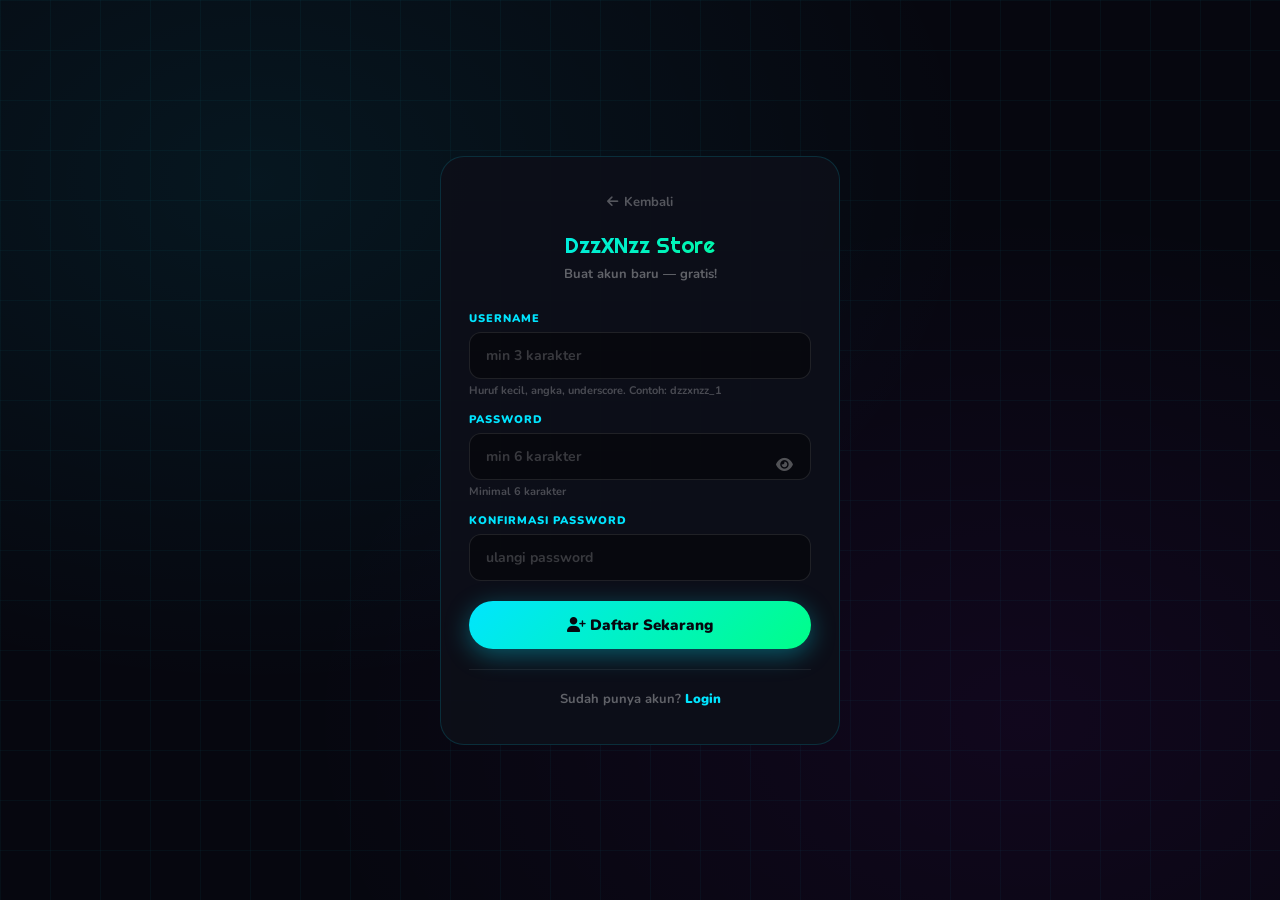
<file: register.html>
<!DOCTYPE html>
<html lang="id">
<head>
<meta charset="UTF-8">
<meta name="viewport" content="width=device-width,initial-scale=1,maximum-scale=1">
<title>Register — DzzXNzz Store</title>
<link href="https://fonts.googleapis.com/css2?family=Nunito:wght@400;600;700;800;900&family=Righteous&display=swap" rel="stylesheet">
<link href="https://cdnjs.cloudflare.com/ajax/libs/font-awesome/6.5.0/css/all.min.css" rel="stylesheet">
<style>
@keyframes fadeUp { from{opacity:0;transform:translateY(24px)} to{opacity:1;transform:translateY(0)} }
@keyframes spin   { to{transform:rotate(360deg)} }
*{margin:0;padding:0;box-sizing:border-box}
body{font-family:'Nunito',sans-serif;background:#06070f;color:#fff;min-height:100vh;display:flex;align-items:center;justify-content:center;padding:24px;
  background-image:radial-gradient(ellipse at 20% 20%,rgba(0,229,255,0.07) 0%,transparent 50%),radial-gradient(ellipse at 80% 80%,rgba(191,0,255,0.06) 0%,transparent 50%),linear-gradient(rgba(0,229,255,0.04) 1px,transparent 1px),linear-gradient(90deg,rgba(0,229,255,0.04) 1px,transparent 1px);
  background-size:100% 100%,100% 100%,50px 50px,50px 50px}
.card{background:rgba(13,15,25,0.95);border:1px solid rgba(0,229,255,0.15);border-radius:24px;padding:36px 28px;width:100%;max-width:400px;animation:fadeUp 0.6s ease both}
.logo{font-family:'Righteous',cursive;font-size:22px;text-align:center;background:linear-gradient(135deg,#00e5ff,#00ff88);-webkit-background-clip:text;-webkit-text-fill-color:transparent;margin-bottom:6px}
.subtitle{text-align:center;font-size:13px;color:rgba(255,255,255,0.35);font-weight:700;margin-bottom:28px}
.lbl{font-size:11px;font-weight:900;color:#00e5ff;letter-spacing:1px;text-transform:uppercase;margin-bottom:6px;display:block}
.inp{width:100%;padding:13px 16px;background:rgba(0,0,0,0.4);border:1.5px solid rgba(255,255,255,0.1);border-radius:12px;color:#fff;font-family:'Nunito',sans-serif;font-size:14px;font-weight:700;outline:none;transition:0.2s;margin-bottom:16px}
.inp:focus{border-color:#00e5ff;box-shadow:0 0 14px rgba(0,229,255,0.15)}
.inp::placeholder{color:rgba(255,255,255,0.2)}
.inp.valid{border-color:rgba(0,255,136,0.5)}
.inp.invalid{border-color:rgba(255,0,0,0.4)}
.inp-wrap{position:relative}
.inp-wrap .inp{padding-right:46px}
.eye{position:absolute;right:14px;top:50%;transform:translateY(-50%);background:none;border:none;color:rgba(255,255,255,0.3);cursor:pointer;font-size:15px;padding:4px}
.eye:hover{color:#00e5ff}
.hint{font-size:11px;color:rgba(255,255,255,0.25);font-weight:700;margin-top:-12px;margin-bottom:14px}
.btn{width:100%;padding:14px;background:linear-gradient(135deg,#00e5ff,#00ff88);border:none;border-radius:40px;color:#06070f;font-family:'Nunito',sans-serif;font-size:15px;font-weight:900;cursor:pointer;transition:0.25s;box-shadow:0 6px 24px rgba(0,229,255,0.35);margin-top:4px}
.btn:hover{transform:translateY(-2px);box-shadow:0 10px 32px rgba(0,229,255,0.5)}
.btn:disabled{opacity:0.6;cursor:not-allowed;transform:none}
.alert{border-radius:10px;padding:11px 14px;font-size:13px;font-weight:700;margin-bottom:16px;display:none;align-items:center;gap:8px}
.alert.show{display:flex}
.alert.err{background:rgba(255,0,0,0.08);border:1px solid rgba(255,0,0,0.2);color:#ff6688}
.alert.ok{background:rgba(0,255,136,0.08);border:1px solid rgba(0,255,136,0.2);color:#00ff88}
.foot{text-align:center;margin-top:20px;font-size:13px;color:rgba(255,255,255,0.35);font-weight:700}
.foot a{color:#00e5ff;text-decoration:none;font-weight:900}
.foot a:hover{text-decoration:underline}
.divider{height:1px;background:rgba(255,255,255,0.07);margin:20px 0}
.back{display:flex;align-items:center;justify-content:center;gap:6px;color:rgba(255,255,255,0.3);font-size:13px;font-weight:700;text-decoration:none;margin-bottom:20px;transition:0.2s}
.back:hover{color:#00e5ff}
.spinner{width:16px;height:16px;border:2px solid rgba(6,7,15,0.3);border-top-color:#06070f;border-radius:50%;animation:spin 0.7s linear infinite;display:inline-block;vertical-align:middle;margin-right:6px}
</style>
</head>
<body>
<div class="card">
  <a href="/" class="back"><i class="fas fa-arrow-left"></i> Kembali</a>
  <div class="logo">DzzXNzz Store</div>
  <div class="subtitle">Buat akun baru — gratis!</div>

  <div class="alert err" id="alertErr"><i class="fas fa-exclamation-circle"></i><span id="alertErrTxt"></span></div>
  <div class="alert ok"  id="alertOk" ><i class="fas fa-check-circle"></i><span id="alertOkTxt"></span></div>

  <label class="lbl">Username</label>
  <input class="inp" id="username" type="text" placeholder="min 3 karakter" autocomplete="username" autocapitalize="none" maxlength="20" oninput="validateUsername(this)">
  <div class="hint" id="uHint">Huruf kecil, angka, underscore. Contoh: dzzxnzz_1</div>

  <label class="lbl">Password</label>
  <div class="inp-wrap">
    <input class="inp" id="password" type="password" placeholder="min 6 karakter" autocomplete="new-password" oninput="validatePass(this)">
    <button class="eye" id="eyeBtn" tabindex="-1"><i class="fas fa-eye" id="eyeIcon"></i></button>
  </div>
  <div class="hint" id="pHint">Minimal 6 karakter</div>

  <label class="lbl">Konfirmasi Password</label>
  <input class="inp" id="confirm" type="password" placeholder="ulangi password" autocomplete="new-password" oninput="validateConfirm(this)">

  <button class="btn" id="regBtn" onclick="doRegister()"><i class="fas fa-user-plus"></i> Daftar Sekarang</button>

  <div class="divider"></div>
  <div class="foot">Sudah punya akun? <a href="/login">Login</a></div>
</div>

<script>
const Auth = {
  setSession(s) { localStorage.setItem('nyzz-session', JSON.stringify(s)); },
  isLoggedIn()  {
    try {
      const s = JSON.parse(localStorage.getItem('nyzz-session'));
      if (!s) return false;
      if (s.expires_at && Date.now()/1000 > s.expires_at) return false;
      return true;
    } catch { return false; }
  }
};

if (Auth.isLoggedIn()) window.location.href = '/panel';

document.getElementById('eyeBtn').onclick = function() {
  var inp = document.getElementById('password');
  var ico = document.getElementById('eyeIcon');
  inp.type = inp.type==='password' ? 'text' : 'password';
  ico.className = inp.type==='password' ? 'fas fa-eye' : 'fas fa-eye-slash';
};

function validateUsername(el) {
  const v = el.value;
  const ok = /^[a-z0-9_]{3,20}$/.test(v);
  el.classList.toggle('valid', ok && v.length > 0);
  el.classList.toggle('invalid', !ok && v.length > 0);
  document.getElementById('uHint').style.color = (!ok && v.length > 0) ? '#ff6688' : 'rgba(255,255,255,0.25)';
}
function validatePass(el) {
  const ok = el.value.length >= 6;
  el.classList.toggle('valid', ok);
  el.classList.toggle('invalid', !ok && el.value.length > 0);
}
function validateConfirm(el) {
  const pass = document.getElementById('password').value;
  const ok   = el.value === pass && el.value.length > 0;
  el.classList.toggle('valid', ok);
  el.classList.toggle('invalid', !ok && el.value.length > 0);
}

document.getElementById('confirm').addEventListener('keydown', e => { if(e.key==='Enter') doRegister(); });

async function doRegister() {
  const btn      = document.getElementById('regBtn');
  const username = document.getElementById('username').value.trim().toLowerCase();
  const password = document.getElementById('password').value;
  const confirm  = document.getElementById('confirm').value;
  const errEl    = document.getElementById('alertErr');
  const errTxt   = document.getElementById('alertErrTxt');
  errEl.classList.remove('show');

  if (!username)              { errTxt.textContent='Username wajib diisi'; errEl.classList.add('show'); return; }
  if (!/^[a-z0-9_]{3,20}$/.test(username)) { errTxt.textContent='Username 3-20 karakter, huruf kecil/angka/underscore'; errEl.classList.add('show'); return; }
  if (password.length < 6)   { errTxt.textContent='Password minimal 6 karakter'; errEl.classList.add('show'); return; }
  if (password !== confirm)  { errTxt.textContent='Konfirmasi password tidak cocok'; errEl.classList.add('show'); return; }

  btn.disabled = true;
  btn.innerHTML = '<span class="spinner"></span> Mendaftar...';

  try {
    const r    = await fetch('/api/auth?action=register', { method:'POST', headers:{'Content-Type':'application/json'}, body: JSON.stringify({username, password}) });
    const data = await r.json();
    if (!r.ok) { errTxt.textContent=data.error||'Registrasi gagal'; errEl.classList.add('show'); btn.disabled=false; btn.innerHTML='<i class="fas fa-user-plus"></i> Daftar Sekarang'; return; }
    Auth.setSession(data.session);
    document.getElementById('alertOkTxt').textContent = 'Akun berhasil dibuat! Mengalihkan...';
    document.getElementById('alertOk').classList.add('show');
    setTimeout(() => { window.location.href = '/panel'; }, 900);
  } catch(e) {
    errTxt.textContent='Gagal menghubungi server'; errEl.classList.add('show');
    btn.disabled=false; btn.innerHTML='<i class="fas fa-user-plus"></i> Daftar Sekarang';
  }
}
window.doRegister = doRegister;
</script>
</body>
</html>
</file>
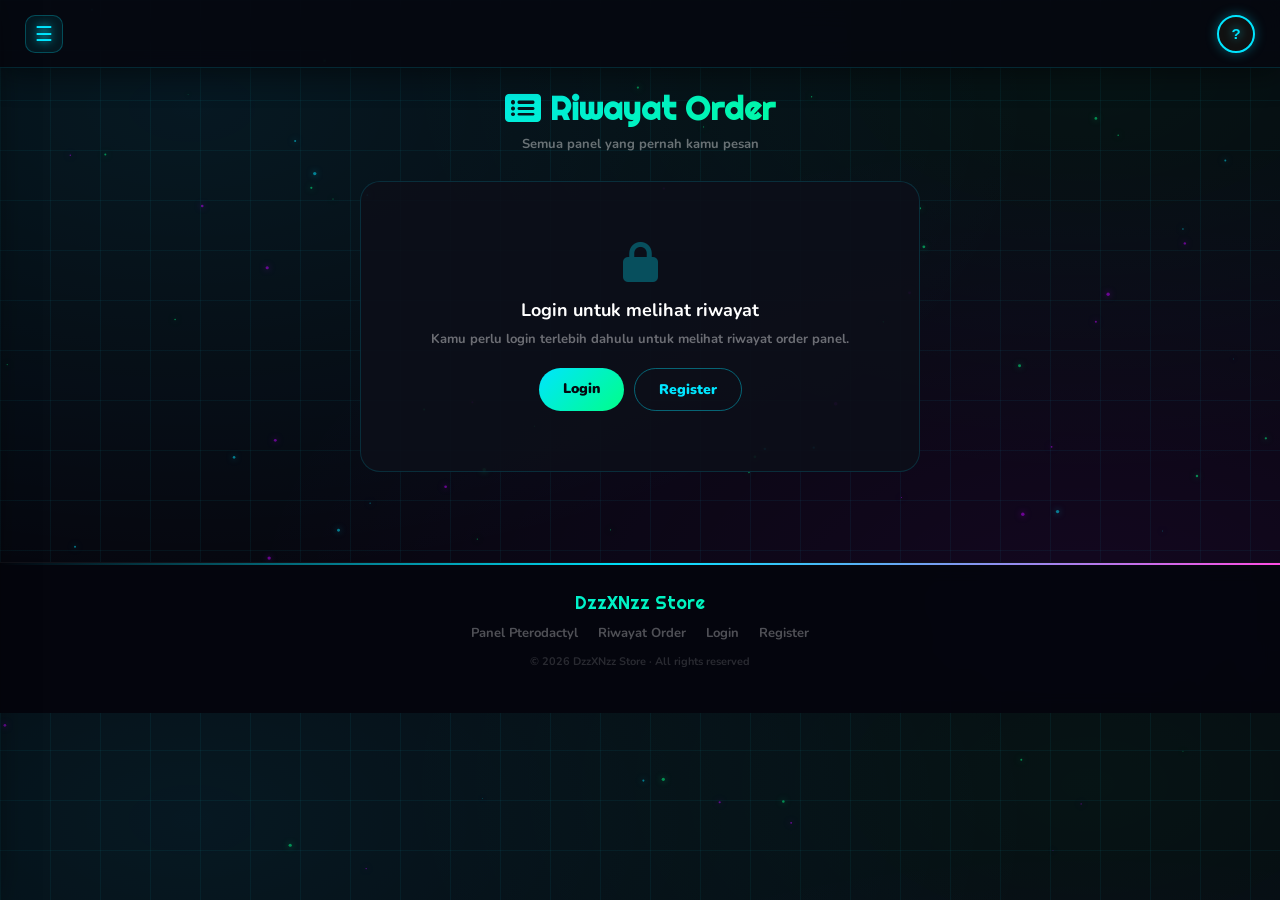
<file: riwayat-order.html>
<!DOCTYPE html>
<html lang="id">
<head>
    <meta charset="UTF-8">
    <meta name="viewport" content="width=device-width, initial-scale=1.0, maximum-scale=1.0">
    <title>Riwayat Order - DzzXNzz</title>
    <link href="https://fonts.googleapis.com/css2?family=Nunito:wght@400;600;700;800;900&family=Righteous&display=swap" rel="stylesheet">
    <link href="https://cdnjs.cloudflare.com/ajax/libs/font-awesome/6.5.0/css/all.min.css" rel="stylesheet">
    <link rel="stylesheet" href="/style.css">
    <style>
        @keyframes fadeInUp { from{opacity:0;transform:translateY(16px)} to{opacity:1;transform:translateY(0)} }
        @keyframes spin      { to{transform:rotate(360deg)} }

        .main-content { padding: 88px 20px 50px; max-width: 600px; margin: 0 auto; }
        .page-header  { text-align: center; margin-bottom: 28px; animation: fadeInUp 0.5s ease; }
        .page-title   {
            font-family: 'Righteous', cursive; font-size: 32px;
            background: linear-gradient(135deg, #00e5ff, #00ff88);
            -webkit-background-clip: text; -webkit-text-fill-color: transparent;
            margin-bottom: 6px;
        }
        .page-sub { font-size: 13px; color: rgba(255,255,255,0.4); font-weight: 700; }

        /* ===== ORDER CARD ===== */
        .order-list   { display: flex; flex-direction: column; gap: 12px; }
        .order-card   {
            border-radius: 16px; overflow: hidden;
            border: 1px solid rgba(0,229,255,0.15);
            background: rgba(13,15,25,0.9);
            animation: fadeInUp 0.5s ease both;
            transition: 0.2s;
        }
        .order-card:hover { border-color: rgba(0,229,255,0.3); }

        /* Header accordion */
        .order-head {
            display: flex; align-items: center; justify-content: space-between;
            padding: 16px 18px; cursor: pointer; user-select: none;
            position: relative;
        }
        .order-head-left  { display: flex; flex-direction: column; gap: 4px; }
        .order-name       { font-size: 15px; font-weight: 900; color: #fff; }
        .order-date       { font-size: 11px; color: rgba(255,255,255,0.4); font-weight: 700; }
        .order-head-right { display: flex; align-items: center; gap: 10px; }

        /* Status badge kecil di kanan */
        .order-status-badge {
            font-size: 10px; font-weight: 900; padding: 3px 10px;
            border-radius: 20px; text-transform: uppercase; letter-spacing: 0.5px;
        }
        .badge-active   { background: rgba(0,255,136,0.12); border: 1px solid rgba(0,255,136,0.3); color: #00ff88; }
        .badge-expired  { background: rgba(255,0,85,0.12); border: 1px solid rgba(255,0,85,0.3); color: #ff0055; }
        .badge-suspend  { background: rgba(255,224,0,0.1); border: 1px solid rgba(255,224,0,0.3); color: #ffe000; }
        .badge-pending  { background: rgba(255,255,255,0.06); border: 1px solid rgba(255,255,255,0.15); color: rgba(255,255,255,0.5); }

        .order-chevron { color: rgba(255,255,255,0.3); font-size: 13px; transition: 0.3s; }
        .order-card.open .order-chevron { transform: rotate(180deg); }

        /* Overlay expired/suspend */
        .order-card.expired .order-head,
        .order-card.suspend .order-head {
            opacity: 0.5;
        }
        .expired-overlay {
            display: none; position: absolute;
            left: 50%; transform: translateX(-50%);
            top: 50%; margin-top: -14px;
        }
        .order-card.expired .expired-overlay,
        .order-card.suspend .expired-overlay { display: block; }
        .expired-pill {
            background: rgba(255,0,85,0.85); color: #fff;
            font-size: 11px; font-weight: 900; padding: 5px 16px;
            border-radius: 30px; letter-spacing: 0.5px; cursor: pointer;
            border: none; white-space: nowrap;
            box-shadow: 0 2px 12px rgba(255,0,85,0.4);
        }
        .order-card.suspend .expired-pill {
            background: rgba(255,224,0,0.85);
            color: #06070f;
            box-shadow: 0 2px 12px rgba(255,224,0,0.4);
        }

        /* Accordion body */
        .order-body {
            display: none; padding: 0 18px 16px;
            border-top: 1px solid rgba(255,255,255,0.06);
        }
        .order-card.open .order-body { display: block; }

        .spek-grid { display: grid; grid-template-columns: repeat(2,1fr); gap: 8px; margin: 12px 0; }
        .spek-box  {
            background: rgba(0,0,0,0.3); border: 1px solid rgba(255,255,255,0.07);
            border-radius: 10px; padding: 10px 8px; text-align: center;
        }
        .spek-box.wide { grid-column: span 2; }
        .spek-lbl { font-size: 9px; color: rgba(255,255,255,0.35); font-weight: 800; text-transform: uppercase; letter-spacing: 0.5px; display: block; margin-bottom: 3px; }
        .spek-val { font-family: 'Righteous', cursive; font-size: 15px; color: #fff; }
        .spek-val.cyan   { color: #00e5ff; }
        .spek-val.green  { color: #00ff88; }
        .spek-val.red    { color: #ff0055; }
        .spek-val.yellow { color: #ffe000; }

        .btn-detail {
            width: 100%; padding: 12px;
            background: linear-gradient(135deg, rgba(0,229,255,0.15), rgba(0,255,136,0.08));
            border: 1.5px solid rgba(0,229,255,0.4); border-radius: 40px; color: #00e5ff;
            font-family: 'Nunito',sans-serif; font-size: 14px; font-weight: 900;
            cursor: pointer; display: flex; align-items: center; justify-content: center; gap: 8px;
            transition: 0.2s; text-decoration: none; margin-top: 4px;
        }
        .btn-detail:hover { background: linear-gradient(135deg,#00e5ff,#00ff88); color: #06070f; transform: translateY(-2px); }

        /* Empty state */
        .empty-state { text-align: center; padding: 60px 20px; }
        .empty-icon  { font-size: 48px; color: rgba(255,255,255,0.1); margin-bottom: 16px; }
        .empty-title { font-size: 16px; font-weight: 900; color: rgba(255,255,255,0.4); margin-bottom: 8px; }
        .empty-sub   { font-size: 13px; color: rgba(255,255,255,0.25); font-weight: 700; }

        /* Loading */
        .loader-wrap { display: flex; justify-content: center; padding: 60px 0; }
        .loader-ring { width: 40px; height: 40px; border: 3px solid rgba(0,229,255,0.2); border-top-color: #00e5ff; border-radius: 50%; animation: spin 0.8s linear infinite; }

        /* Not logged in */
        .auth-prompt {
            text-align: center; padding: 60px 20px;
            background: rgba(13,15,25,0.9); border-radius: 20px;
            border: 1px solid rgba(0,229,255,0.15);
        }
        .auth-prompt i { font-size: 40px; color: rgba(0,229,255,0.3); margin-bottom: 16px; display: block; }
        .auth-prompt h3 { font-size: 18px; color: #fff; margin-bottom: 8px; }
        .auth-prompt p  { font-size: 13px; color: rgba(255,255,255,0.4); font-weight:700; margin-bottom: 20px; }
        .auth-btns { display: flex; gap: 10px; justify-content: center; }
        .btn-login    { padding: 11px 24px; background: linear-gradient(135deg,#00e5ff,#00ff88); border: none; border-radius: 40px; color: #06070f; font-family:'Nunito',sans-serif; font-weight:900; font-size:14px; cursor:pointer; text-decoration:none; }
        .btn-register { padding: 11px 24px; background: transparent; border: 1.5px solid rgba(0,229,255,0.4); border-radius: 40px; color: #00e5ff; font-family:'Nunito',sans-serif; font-weight:900; font-size:14px; cursor:pointer; text-decoration:none; }

        /* Sidebar auth */
        .sidebar-auth-btn { display:flex; align-items:center; gap:10px; padding:11px 16px; border-radius:10px; font-weight:800; font-size:14px; cursor:pointer; transition:0.2s; text-decoration:none; margin:2px 0; }
        .sidebar-auth-btn.login    { color:#00e5ff; }
        .sidebar-auth-btn.register { color:#00ff88; }
        .sidebar-auth-btn.logout   { color:#ff6688; }
        .sidebar-auth-btn:hover    { background:rgba(255,255,255,0.06); }

        /* Footer */
        .footer { text-align:center; padding:28px 24px 44px; border-top:1px solid rgba(255,255,255,0.05); margin-top:40px; }
        .footer-brand { font-family:'Righteous',cursive; font-size:18px; background:linear-gradient(90deg,#00e5ff,#00ff88); -webkit-background-clip:text; -webkit-text-fill-color:transparent; margin-bottom:10px; }
        .footer-links { display:flex; justify-content:center; gap:20px; margin-bottom:12px; flex-wrap:wrap; }
        .footer-links a { font-size:13px; color:rgba(255,255,255,0.3); font-weight:700; text-decoration:none; transition:0.2s; }
        .footer-links a:hover { color:#00e5ff; }
        .footer-copy { font-size:11px; color:rgba(255,255,255,0.15); font-weight:700; }
    </style>
</head>
<body>
    <canvas id="canvas"></canvas>

    <nav class="navbar">
        <div class="nav-left"><button id="menu-toggle">☰</button></div>
        <div class="nav-right">
            <div class="user-menu" id="navUserMenu">
                <div class="user-avatar"><span class="nav-initial" id="navInitial">?</span></div>

            </div>
        </div>
    </nav>

    <div class="sidebar" id="sidebar">
        <div class="sidebar-header">
            <span class="user-name-text">DzzXNzz</span>
            <div class="sidebar-pfp">
                <img src="/image/image.jpg" alt="DzzXNzz"
                    onerror="this.src='https://ui-avatars.com/api/?name=?&background=06070f&color=00e5ff&bold=true'">
            </div>
        </div>
        <ul class="sidebar-menu">
            <li><a href="/panel"><i class="fas fa-server"></i> Panel Pterodactyl</a></li>
            <li class="active"><a href="/riwayat"><i class="fas fa-list-alt"></i> Riwayat Order</a></li>
        </ul>
        <div class="sidebar-divider"></div>
        <ul class="sidebar-menu" id="sidebarAuthMenu"></ul>
    </div>
    <div class="overlay" id="overlay"></div>

    <main class="main-content">
        <div class="page-header">
            <h1 class="page-title"><i class="fas fa-list-alt"></i> Riwayat Order</h1>
            <p class="page-sub">Semua panel yang pernah kamu pesan</p>
        </div>

        <div id="orderContainer">
            <div class="loader-wrap"><div class="loader-ring"></div></div>
        </div>
    </main>
    <footer class="footer">
        <div class="footer-brand">DzzXNzz Store</div>
        <div class="footer-links">
            <a href="/panel">Panel Pterodactyl</a>
            <a href="/riwayat">Riwayat Order</a>
            <a href="/login">Login</a>
            <a href="/register">Register</a>
        </div>
        <div class="footer-copy">© 2026 DzzXNzz Store · All rights reserved</div>
    </footer>

    <script src="/script.js"></script>
    <script>
    document.addEventListener('DOMContentLoaded', function() {

        // ===== SIDEBAR AUTH =====
        var authMenu  = document.getElementById('sidebarAuthMenu');
        var navInitial = document.getElementById('navInitial');
        var isLogin   = typeof Auth !== 'undefined' && Auth.isLoggedIn();

        if (isLogin) {
            if (authMenu) authMenu.innerHTML =
                '<li><a class="sidebar-auth-btn logout" onclick="doLogout()">'+
                '<i class="fas fa-sign-out-alt"></i> Logout</a></li>';
            Auth.getProfile().then(function(p) {
                if (p && navInitial) navInitial.textContent = p.username.charAt(0).toUpperCase();
            });
        } else {
            if (authMenu) authMenu.innerHTML =
                '<li><a href="/login" class="sidebar-auth-btn login"><i class="fas fa-sign-in-alt"></i> Login</a></li>'+
                '<li><a href="/register" class="sidebar-auth-btn register"><i class="fas fa-user-plus"></i> Register</a></li>';
        }

                // ===== LOAD ORDERS =====
        var container = document.getElementById('orderContainer');

        if (!isLogin) {
            container.innerHTML =
                '<div class="auth-prompt">'+
                '<i class="fas fa-lock"></i>'+
                '<h3>Login untuk melihat riwayat</h3>'+
                '<p>Kamu perlu login terlebih dahulu untuk melihat riwayat order panel.</p>'+
                '<div class="auth-btns">'+
                '<a href="/login" class="btn-login">Login</a>'+
                '<a href="/register" class="btn-register">Register</a>'+
                '</div></div>';
            return;
        }

        loadOrders();

        async function loadOrders() {
            try {
                var token = Auth.getToken();
                var res   = await fetch('/api/panel?action=get-riwayat-order', {
                    headers: { Authorization: 'Bearer ' + token }
                });
                var data  = await res.json();

                if (!res.ok || !Array.isArray(data) || data.length === 0) {
                    container.innerHTML =
                        '<div class="empty-state">'+
                        '<div class="empty-icon"><i class="fas fa-box-open"></i></div>'+
                        '<div class="empty-title">Belum ada order</div>'+
                        '<div class="empty-sub">Yuk beli panel pertamamu!</div>'+
                        '</div>';
                    return;
                }

                var html = '<div class="order-list">';
                data.forEach(function(order, idx) {
                    var status     = (order.status || 'pending').toLowerCase();
                    var isExpired  = status === 'expired' || status === 'suspended' || status === 'suspend';
                    var isSuspend  = status === 'suspended' || status === 'suspend';
                    var cardClass  = isExpired ? (isSuspend ? 'order-card suspend' : 'order-card expired') : 'order-card';

                    var badgeClass = status === 'active' ? 'badge-active' :
                                     (isSuspend ? 'badge-suspend' :
                                     (isExpired ? 'badge-expired' : 'badge-pending'));
                    var badgeText  = status === 'active' ? 'Aktif' :
                                     (isSuspend ? 'Suspend' :
                                     (isExpired ? 'Expired' : 'Pending'));
                    var pillText   = isSuspend ? 'Suspend — Perpanjang' : 'Expired — Perpanjang';

                    var tglBeli = order.created_at ? new Date(order.created_at).toLocaleDateString('id-ID',{day:'numeric',month:'long',year:'numeric'}) : '-';
                    var expired = order.expired_at ? new Date(order.expired_at).toLocaleDateString('id-ID',{day:'numeric',month:'long',year:'numeric'}) : '-';

                    // Spek grid
                    var ram   = order.ram_gb  ? (order.tier === 'unlimited' ? '∞' : order.ram_gb+' GB') : (order.tier === 'unlimited' ? '∞' : '-');
                    var cpu   = order.cpu_pct ? (order.tier === 'unlimited' ? '∞' : order.cpu_pct+'%') : '-';
                    var disk  = order.disk_mb ? (order.tier === 'unlimited' ? '∞' : Math.round(order.disk_mb/1024)+' GB') : '-';
                    var tier  = (order.tier || '-').toUpperCase();
                    var harga = order.harga   ? 'Rp '+Number(order.harga).toLocaleString('id-ID') : '-';

                    html +=
                        '<div class="'+cardClass+'" id="oc'+idx+'">'+
                            '<div class="order-head" onclick="toggleOrder(\'oc'+idx+'\')">'+
                                '<div class="order-head-left">'+
                                    '<div class="order-name"><i class="fas fa-server" style="color:#00e5ff;margin-right:6px;font-size:12px"></i>'+escHtml(order.nama_panel || order.order_id)+'</div>'+
                                    '<div class="order-date">Beli: '+tglBeli+' &nbsp;·&nbsp; Expired: '+expired+'</div>'+
                                '</div>'+
                                '<div class="order-head-right">'+
                                    '<span class="order-status-badge '+badgeClass+'">'+badgeText+'</span>'+
                                    '<i class="fas fa-chevron-down order-chevron"></i>'+
                                '</div>'+
                                (isExpired ?
                                    '<div class="expired-overlay">'+
                                    '<button class="expired-pill" onclick="event.stopPropagation();perpanjang(\''+order.order_id+'\')">'+pillText+'</button>'+
                                    '</div>' : '')+
                            '</div>'+
                            (!isExpired ?
                                '<div class="order-body">'+
                                    '<div class="spek-grid">'+
                                        '<div class="spek-box"><span class="spek-lbl">RAM</span><span class="spek-val cyan">'+ram+'</span></div>'+
                                        '<div class="spek-box"><span class="spek-lbl">CPU</span><span class="spek-val">'+cpu+'</span></div>'+
                                        '<div class="spek-box"><span class="spek-lbl">DISK</span><span class="spek-val">'+disk+'</span></div>'+
                                        '<div class="spek-box"><span class="spek-lbl">TIER</span><span class="spek-val yellow">'+tier+'</span></div>'+
                                        '<div class="spek-box wide"><span class="spek-lbl">HARGA</span><span class="spek-val green">'+harga+'</span></div>'+
                                    '</div>'+
                                    '<a href="/detail/panel?order_id='+order.order_id+'" class="btn-detail">'+
                                    '<i class="fas fa-external-link-alt"></i> Detail Panel</a>'+
                                '</div>'
                            : '')+
                        '</div>';
                });
                html += '</div>';
                container.innerHTML = html;

            } catch(e) {
                container.innerHTML =
                    '<div class="empty-state">'+
                    '<div class="empty-icon"><i class="fas fa-exclamation-triangle"></i></div>'+
                    '<div class="empty-title">Gagal memuat</div>'+
                    '<div class="empty-sub">'+e.message+'</div>'+
                    '</div>';
            }
        }

        function escHtml(str) {
            return String(str).replace(/&/g,'&amp;').replace(/</g,'&lt;').replace(/>/g,'&gt;');
        }

        window.toggleOrder = function(id) {
            var card = document.getElementById(id);
            if (card) card.classList.toggle('open');
        };

        window.perpanjang = function(orderId) {
            window.location.href = '/product/panelptero?perpanjang='+orderId;
        };

        window.doLogout = function() {
            if (typeof Auth !== 'undefined') Auth.logout();
            
            localStorage.removeItem('nyzz_session');
            window.location.reload();
        };
    });
    </script>
</body>
</html>
</file>
<file: style.css>
@import url('https://fonts.googleapis.com/css2?family=Nunito:wght@400;600;700;800;900&family=Righteous&display=swap');

:root {
    --neon-cyan: #00e5ff;
    --neon-purple: #bf00ff;
    --neon-green: #00ff88;
    --neon-red: #ff0055;
    --neon-orange: #ff7b00;
    --neon-pink: #ff4de4;
    --neon-yellow: #ffe000;
    --bg-dark: #06070f;
    --bg-card: rgba(13, 15, 25, 0.80);
    --grid-color: rgba(0, 229, 255, 0.055);
    --font-main: 'Nunito', sans-serif;
    --font-display: 'Righteous', cursive;
    --radius: 20px;
}

* { margin: 0; padding: 0; box-sizing: border-box; }

body {
    background-color: var(--bg-dark);
    background-image:
        radial-gradient(ellipse at 15% 15%, rgba(0,229,255,0.08) 0%, transparent 55%),
        radial-gradient(ellipse at 85% 85%, rgba(191,0,255,0.07) 0%, transparent 55%),
        radial-gradient(ellipse at 85% 10%, rgba(0,255,136,0.05) 0%, transparent 45%),
        linear-gradient(var(--grid-color) 1px, transparent 1px),
        linear-gradient(90deg, var(--grid-color) 1px, transparent 1px);
    background-size: 100% 100%, 100% 100%, 100% 100%, 50px 50px, 50px 50px;
    color: white;
    font-family: var(--font-main);
    overflow-x: hidden;
}

#canvas {
    position: fixed;
    top: 0; left: 0;
    width: 100%; height: 100%;
    z-index: -1;
    pointer-events: none;
}

/* ===== SCROLLBAR ===== */
::-webkit-scrollbar { width: 6px; }
::-webkit-scrollbar-track { background: #0a0b14; }
::-webkit-scrollbar-thumb { background: linear-gradient(180deg, var(--neon-cyan), var(--neon-purple)); border-radius: 10px; }

/* ===== NAVBAR ===== */
.navbar {
    position: fixed;
    top: 0; width: 100%;
    height: 68px;
    background: rgba(6,7,15,0.88);
    backdrop-filter: blur(18px);
    -webkit-backdrop-filter: blur(18px);
    display: flex;
    justify-content: space-between;
    align-items: center;
    padding: 0 25px;
    border-bottom: 1px solid rgba(0,229,255,0.15);
    z-index: 1000;
    box-shadow: 0 4px 30px rgba(0,0,0,0.5);
}

.nav-left, .nav-right { display: flex; align-items: center; gap: 14px; }

#menu-toggle {
    background: rgba(0,229,255,0.08);
    border: 1px solid rgba(0,229,255,0.25);
    color: var(--neon-cyan);
    font-size: 20px;
    cursor: pointer;
    border-radius: 10px;
    width: 38px; height: 38px;
    display: flex; align-items: center; justify-content: center;
    transition: 0.25s;
    text-shadow: 0 0 8px var(--neon-cyan);
}
#menu-toggle:hover {
    background: rgba(0,229,255,0.18);
    transform: scale(1.08);
    box-shadow: 0 0 14px rgba(0,229,255,0.35);
}

.nav-brand {
    font-family: var(--font-display);
    font-size: 20px;
    letter-spacing: 1px;
    background: linear-gradient(90deg, var(--neon-cyan), var(--neon-pink));
    -webkit-background-clip: text;
    -webkit-text-fill-color: transparent;
    filter: drop-shadow(0 0 10px rgba(0,229,255,0.4));
}

.coins-wrapper {
    border: 1.5px solid var(--neon-yellow);
    padding: 7px 14px;
    border-radius: 25px;
    font-size: 13px; font-weight: 900;
    color: var(--neon-yellow);
    background: rgba(255,224,0,0.07);
    box-shadow: 0 0 14px rgba(255,224,0,0.25);
    text-shadow: 0 0 8px var(--neon-yellow);
    letter-spacing: 0.3px;
    display: flex; align-items: center; gap: 5px;
    min-width: 110px; max-width: 160px;
    justify-content: center;
    cursor: pointer; text-decoration: none; transition: 0.2s;
    white-space: nowrap; overflow: hidden;
}
.coins-wrapper:hover {
    background: rgba(255,224,0,0.15);
    box-shadow: 0 0 22px rgba(255,224,0,0.4);
    transform: scale(1.04);
}

.user-avatar {
    width: 38px; height: 38px;
    border: 2px solid var(--neon-cyan);
    border-radius: 50%;
    display: flex; align-items: center; justify-content: center;
    overflow: hidden;
    background: #111;
    box-shadow: 0 0 12px rgba(0,229,255,0.35);
    transition: 0.25s;
}
.user-avatar:hover { box-shadow: 0 0 20px rgba(0,229,255,0.65); transform: scale(1.08); }
.user-avatar img { width: 100%; height: 100%; object-fit: cover; }
.nav-initial {
    font-family: "Orbitron", sans-serif;
    font-size: 15px; font-weight: 900;
    color: #00e5ff;
    text-shadow: 0 0 10px rgba(0,229,255,0.8);
    user-select: none; line-height: 1;
}

/* ===== DROPDOWN ===== */
.user-menu { position: relative; display: flex; align-items: center; gap: 8px; }
.menu-trigger {
    cursor: pointer; font-size: 18px; color: var(--neon-cyan);
    transition: 0.2s; background: none !important;
    width: auto !important; height: auto !important;
    border-radius: 0 !important; padding: 0 !important;
    display: inline-flex; align-items: center;
}
.menu-trigger:hover { color: white; }

.dropdown-menu {
    position: absolute;
    top: 52px; right: 0;
    background: rgba(10, 11, 20, 0.97);
    backdrop-filter: blur(20px);
    border: 1px solid rgba(0,229,255,0.2);
    border-radius: 16px;
    padding: 8px; min-width: 180px;
    max-height: 70vh;
    overflow-y: auto;
    box-shadow: 0 15px 40px rgba(0,0,0,0.6), 0 0 20px rgba(0,229,255,0.08);
    display: none; z-index: 1001;
}
.dropdown-menu.show { display: block; animation: dropIn 0.2s ease; }
@keyframes dropIn { from { opacity: 0; transform: translateY(-8px); } to { opacity: 1; transform: translateY(0); } }

.dropdown-item {
    display: flex; align-items: center; gap: 10px;
    padding: 10px 14px;
    color: #ccc; text-decoration: none;
    font-size: 14px; font-weight: 600;
    transition: 0.2s; border-radius: 10px;
}
.dropdown-item:hover { background: rgba(0,229,255,0.12); color: var(--neon-cyan); padding-left: 18px; }
.dropdown-item i { width: 18px; font-size: 14px; }

/* ===== SIDEBAR ===== */
.sidebar {
    position: fixed;
    top: 0; left: -290px;
    width: 265px; height: 100%;
    background: rgba(8,9,18,0.99);
    backdrop-filter: blur(25px);
    z-index: 2000;
    transition: 0.35s cubic-bezier(0.4, 0, 0.2, 1);
    border-right: 1px solid rgba(0,229,255,0.15);
    padding: 28px 18px;
    box-shadow: 8px 0 40px rgba(0,0,0,0.8);
    overflow-y: auto;
}
.sidebar.active { left: 0; }

.sidebar-header { margin-bottom: 28px; text-align: center; }

.user-name-text {
    font-family: var(--font-display);
    color: var(--neon-cyan);
    font-size: 22px;
    display: block; text-align: center;
    margin-bottom: 14px;
    filter: drop-shadow(0 0 8px var(--neon-cyan));
    letter-spacing: 1px;
}

.sidebar-pfp {
    width: 100%; height: 105px;
    border-radius: 16px;
    border: 2px solid var(--neon-cyan);
    overflow: hidden; margin-bottom: 20px;
    box-shadow: 0 0 20px rgba(0,229,255,0.25);
    position: relative;
}
.sidebar-pfp::after {
    content: '';
    position: absolute; inset: 0;
    background: linear-gradient(180deg, transparent 60%, rgba(0,229,255,0.12));
    pointer-events: none;
}
.sidebar-pfp img { width: 100%; height: 100%; object-fit: cover; }

.sidebar-menu { list-style: none; margin-bottom: 18px; }
.sidebar-menu li { margin-bottom: 4px; }
.sidebar-menu a {
    display: flex; align-items: center; gap: 12px;
    padding: 11px 14px;
    color: #bbb; text-decoration: none;
    font-size: 14px; font-weight: 700;
    border-radius: 12px; transition: 0.2s;
    letter-spacing: 0.3px;
}
.sidebar-menu a i { width: 20px; font-size: 15px; text-align: center; }
.sidebar-menu li.active a {
    background: linear-gradient(90deg, rgba(0,229,255,0.18), transparent);
    color: var(--neon-cyan);
    box-shadow: inset 3px 0 0 var(--neon-cyan);
    border-radius: 0 12px 12px 0;
}
.sidebar-menu a:hover { background: rgba(0,229,255,0.09); color: var(--neon-cyan); padding-left: 20px; }

.sidebar-divider {
    height: 1px;
    background: linear-gradient(90deg, transparent, rgba(0,229,255,0.4), transparent);
    margin: 18px 0;
}

.sidebar-system {
    margin-top: 16px;
    border-left: 3px solid var(--neon-red);
    background: rgba(255,0,85,0.04);
    border-radius: 0 12px 12px 0;
    padding: 4px 0;
}
.sidebar-system .system-item a { color: #ffaaaa; }
.sidebar-system .system-item a:hover { color: #fff; background: rgba(255,0,85,0.15); }
.sidebar-system i { color: var(--neon-red); }

.overlay {
    position: fixed; inset: 0;
    background: rgba(0,0,0,0.65);
    backdrop-filter: blur(3px);
    display: none; z-index: 1500;
}
.overlay.active { display: block; animation: fadeOverlay 0.3s ease; }
@keyframes fadeOverlay { from { opacity: 0; } to { opacity: 1; } }

/* ===== MAIN CONTENT ===== */
.main-content {
    padding: 100px 22px 50px;
    max-width: 1200px;
    margin: 0 auto;
}

/* ===== RAINBOW TITLE ===== */
.rainbow-title {
    font-family: var(--font-display);
    font-size: 46px;
    background: linear-gradient(135deg, #00e5ff 0%, #00ff88 30%, #ff4de4 60%, #ffe000 100%);
    background-size: 300% 300%;
    -webkit-background-clip: text;
    -webkit-text-fill-color: transparent;
    filter: drop-shadow(0 0 25px rgba(0,229,255,0.5));
    margin-bottom: 10px;
    text-align: center;
    animation: rainbowShift 5s ease infinite;
    letter-spacing: 1px;
}
@keyframes rainbowShift {
    0% { background-position: 0% 50%; }
    50% { background-position: 100% 50%; }
    100% { background-position: 0% 50%; }
}

.subtitle {
    color: rgba(255,255,255,0.5);
    font-size: 15px; text-align: center;
    margin-bottom: 42px;
    font-weight: 600; letter-spacing: 0.5px;
}

/* ===== HOME GRID CARDS ===== */
.home-grid {
    display: grid;
    grid-template-columns: repeat(auto-fit, minmax(265px, 1fr));
    gap: 22px;
    margin-top: 30px;
}

.home-card {
    background: var(--bg-card);
    backdrop-filter: blur(12px);
    border-radius: var(--radius);
    padding: 28px 24px;
    transition: 0.35s cubic-bezier(0.34, 1.56, 0.64, 1);
    border: 1px solid transparent;
    position: relative;
    overflow: hidden;
    cursor: pointer;
}
.home-card::before {
    content: '';
    position: absolute;
    top: 0; left: 0;
    width: 100%; height: 3px;
    border-radius: var(--radius) var(--radius) 0 0;
}
.home-card:hover { transform: translateY(-8px) scale(1.02); }

.home-card.cyan  { border-color: rgba(0,229,255,0.28); box-shadow: 0 0 18px rgba(0,229,255,0.1), 0 8px 25px rgba(0,0,0,0.4); color: var(--neon-cyan); }
.home-card.cyan::before  { background: linear-gradient(90deg, var(--neon-cyan), var(--neon-green)); }
.home-card.cyan:hover  { border-color: var(--neon-cyan); box-shadow: 0 0 30px rgba(0,229,255,0.3), 0 15px 40px rgba(0,0,0,0.5); }

.home-card.purple { border-color: rgba(191,0,255,0.28); box-shadow: 0 0 18px rgba(191,0,255,0.1), 0 8px 25px rgba(0,0,0,0.4); color: var(--neon-purple); }
.home-card.purple::before { background: linear-gradient(90deg, var(--neon-purple), var(--neon-pink)); }
.home-card.purple:hover { border-color: var(--neon-purple); box-shadow: 0 0 30px rgba(191,0,255,0.3), 0 15px 40px rgba(0,0,0,0.5); }

.home-card.green  { border-color: rgba(0,255,136,0.28); box-shadow: 0 0 18px rgba(0,255,136,0.1), 0 8px 25px rgba(0,0,0,0.4); color: var(--neon-green); }
.home-card.green::before  { background: linear-gradient(90deg, var(--neon-green), var(--neon-yellow)); }
.home-card.green:hover  { border-color: var(--neon-green); box-shadow: 0 0 30px rgba(0,255,136,0.3), 0 15px 40px rgba(0,0,0,0.5); }

.home-card.red { border-color: rgba(255,0,85,0.28); box-shadow: 0 0 18px rgba(255,0,85,0.1), 0 8px 25px rgba(0,0,0,0.4); color: var(--neon-red); }
.home-card.red::before { background: linear-gradient(90deg, var(--neon-red), var(--neon-orange)); }
.home-card.red:hover { border-color: var(--neon-red); box-shadow: 0 0 30px rgba(255,0,85,0.3), 0 15px 40px rgba(0,0,0,0.5); }

.card-icon {
    font-size: 44px; margin-bottom: 16px;
    filter: drop-shadow(0 0 10px currentColor);
    display: inline-block;
    animation: floatIcon 3s ease-in-out infinite;
}
@keyframes floatIcon {
    0%, 100% { transform: translateY(0); }
    50% { transform: translateY(-5px); }
}
.home-card:nth-child(2) .card-icon { animation-delay: 0.4s; }
.home-card:nth-child(3) .card-icon { animation-delay: 0.8s; }
.home-card:nth-child(4) .card-icon { animation-delay: 1.2s; }

.card-title { font-size: 20px; font-weight: 800; margin-bottom: 10px; color: #fff; }
.card-desc  { color: rgba(255,255,255,0.5); font-size: 14px; margin-bottom: 22px; line-height: 1.65; }

.card-tag {
    display: inline-block;
    font-size: 11px; font-weight: 800;
    padding: 5px 14px; border-radius: 30px;
    text-transform: uppercase; letter-spacing: 1px;
    border: 1px solid currentColor;
    background: rgba(255,255,255,0.05);
    transition: 0.2s;
}
.home-card.cyan .card-tag  { color: var(--neon-cyan); }
.home-card.purple .card-tag { color: var(--neon-purple); }
.home-card.green .card-tag  { color: var(--neon-green); }
.home-card.red .card-tag    { color: var(--neon-red); }

/* ===== FOOTER ===== */
.footer {
    background: rgba(5,6,14,0.97);
    backdrop-filter: blur(10px);
    border-top: 1px solid rgba(0,229,255,0.1);
    padding: 55px 22px 22px;
    margin-top: 70px;
    position: relative;
    overflow: hidden;
}
.footer::before {
    content: '';
    position: absolute;
    top: 0; left: 0; right: 0; height: 2px;
    background: linear-gradient(90deg, transparent, var(--neon-cyan), var(--neon-pink), var(--neon-purple), transparent);
    background-size: 200% 100%;
    animation: footerShimmer 6s linear infinite;
}
@keyframes footerShimmer {
    0% { background-position: -200% 0; }
    100% { background-position: 200% 0; }
}
.footer-container {
    max-width: 1200px; margin: 0 auto;
    display: grid;
    grid-template-columns: repeat(auto-fit, minmax(200px, 1fr));
    gap: 40px;
}
.footer-logo {
    font-family: var(--font-display);
    color: var(--neon-cyan);
    font-size: 26px; margin-bottom: 14px;
    filter: drop-shadow(0 0 8px var(--neon-cyan));
    letter-spacing: 1px;
}
.footer-desc { color: rgba(255,255,255,0.42); font-size: 14px; line-height: 1.75; margin-bottom: 20px; }
.social-icons { display: flex; gap: 12px; flex-wrap: wrap; margin-top: 14px; }
.social-icon {
    width: 42px; height: 42px;
    border-radius: 12px;
    display: inline-flex; align-items: center; justify-content: center;
    font-size: 19px; border: 1.5px solid;
    transition: 0.25s; text-decoration: none;
}
.social-icon.wa    { border-color: #25D366; color: #25D366; box-shadow: 0 0 10px rgba(37,211,102,0.25); }
.social-icon.tg    { border-color: #0088cc; color: #0088cc; box-shadow: 0 0 10px rgba(0,136,204,0.25); }
.social-icon.email { border-color: #ff4444; color: #ff4444; box-shadow: 0 0 10px rgba(255,68,68,0.25); }
.social-icon:hover { transform: translateY(-3px) scale(1.1); background: currentColor; color: black; }

.footer-title { color: #fff; font-size: 15px; font-weight: 800; margin-bottom: 16px; letter-spacing: 0.5px; }
.footer-links { list-style: none; }
.footer-links li { margin-bottom: 10px; }
.footer-links a { color: rgba(255,255,255,0.42); text-decoration: none; transition: 0.2s; font-size: 14px; font-weight: 600; }
.footer-links a:hover { color: var(--neon-cyan); padding-left: 5px; }

.footer-bottom {
    border-top: 1px solid rgba(255,255,255,0.05);
    margin-top: 40px; padding-top: 18px;
    display: flex; justify-content: space-between; align-items: center;
    flex-wrap: wrap; gap: 14px;
    color: rgba(255,255,255,0.28); font-size: 13px;
}
.status-badge {
    display: inline-flex; align-items: center; gap: 6px;
    background: rgba(0,255,100,0.07);
    border: 1px solid rgba(0,255,100,0.35);
    color: #00ff88;
    padding: 5px 16px; border-radius: 30px;
    font-size: 12px; font-weight: 800;
    box-shadow: 0 0 12px rgba(0,255,100,0.18);
    letter-spacing: 0.5px;
}
.status-badge i { font-size: 8px; color: #00ff88; animation: pulseGreen 2s infinite; }
@keyframes pulseGreen { 0%, 100% { opacity: 1; } 50% { opacity: 0.35; } }

/* ===== RESPONSIVE ===== */
@media (max-width: 600px) {
    .rainbow-title { font-size: 30px; }
    .footer-container { grid-template-columns: 1fr; text-align: center; }
    .social-icons { justify-content: center; }
    .footer-bottom { flex-direction: column; text-align: center; }
    .home-grid { grid-template-columns: 1fr; }
    .main-content { padding: 90px 16px 40px; }
}
</file>
